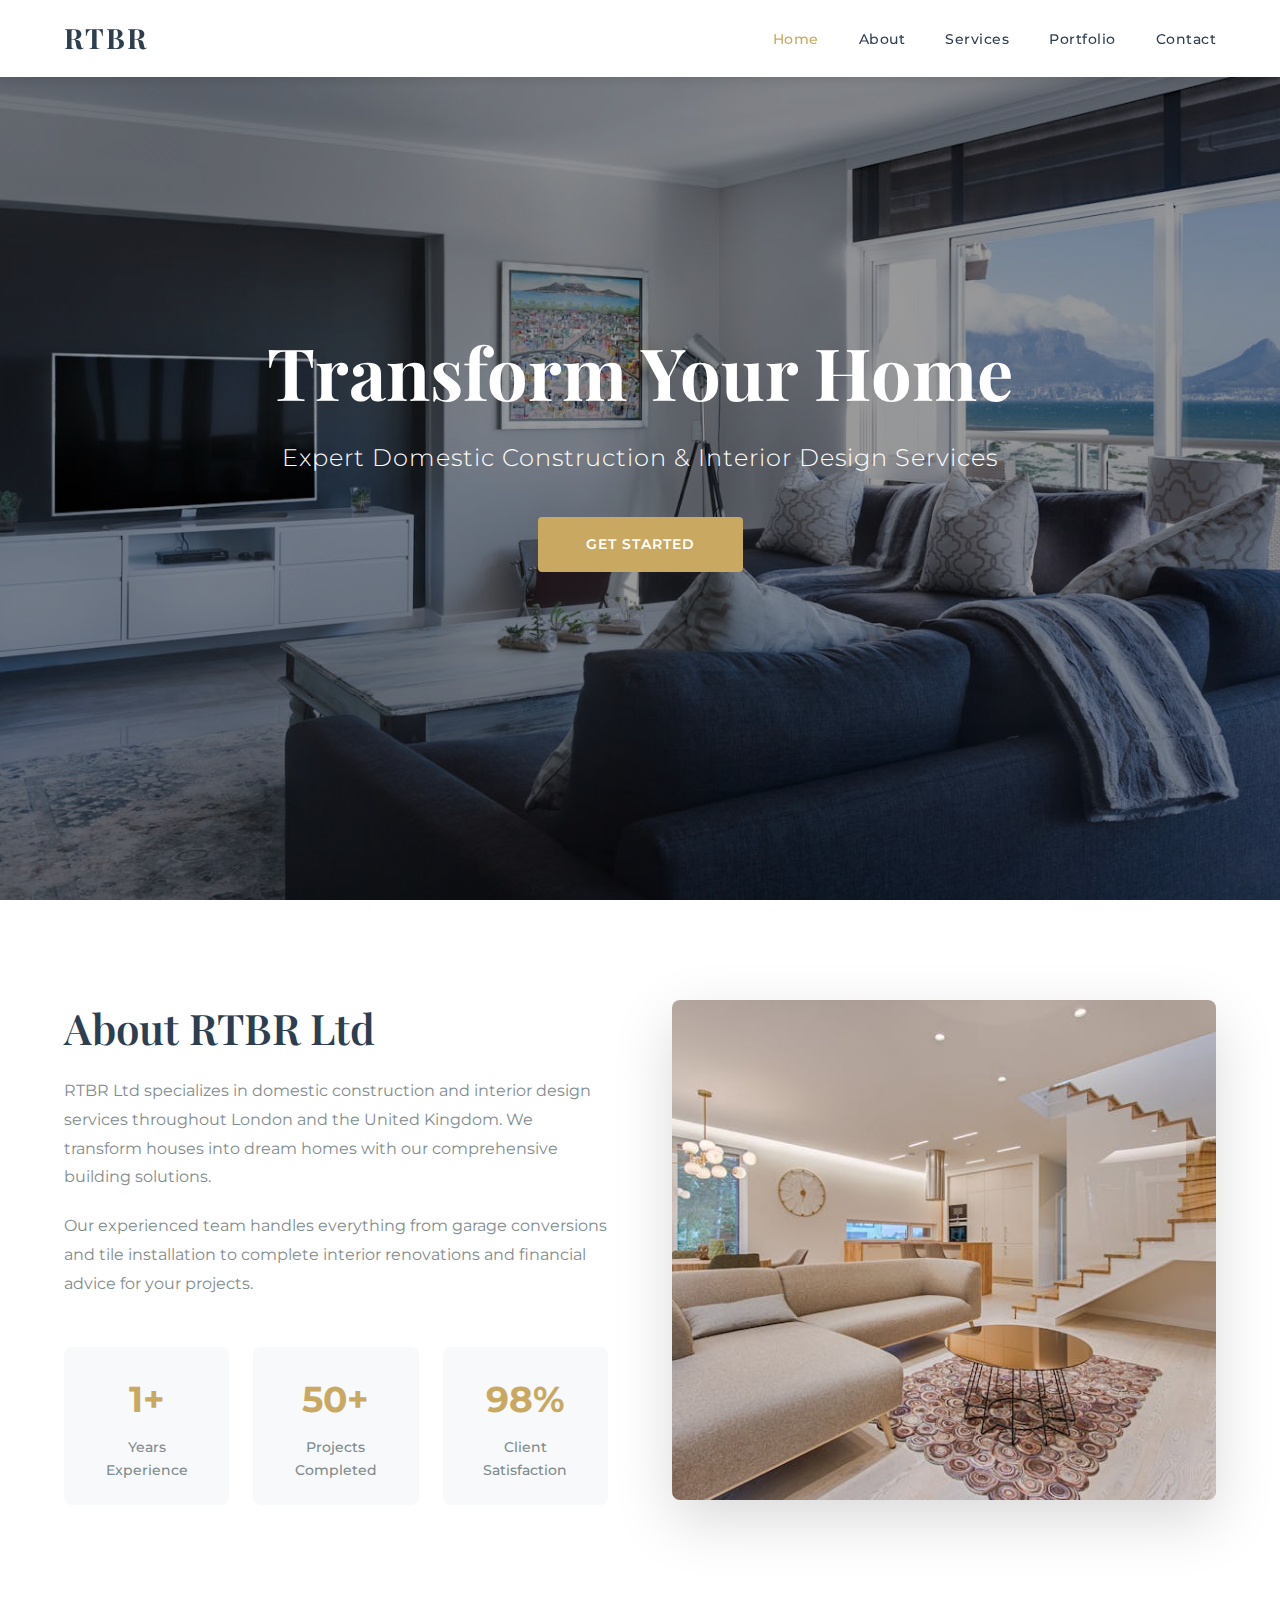
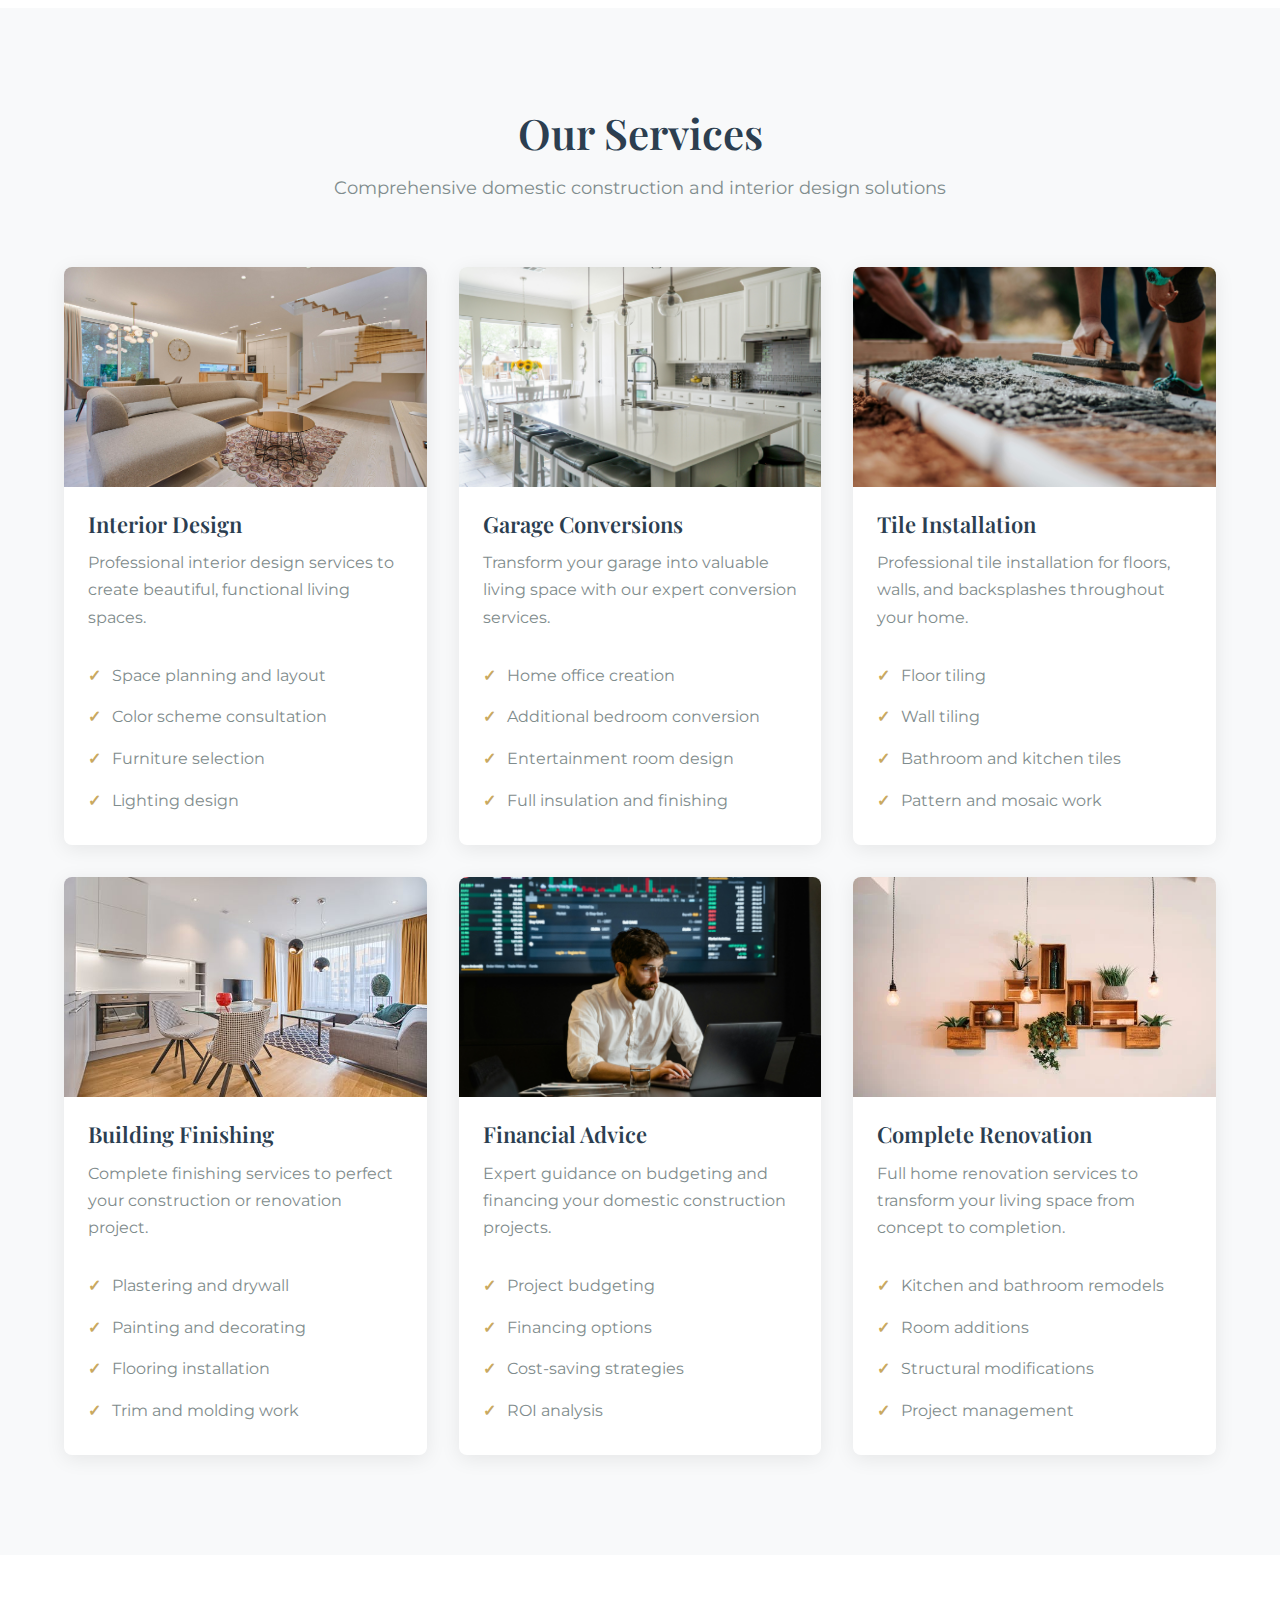
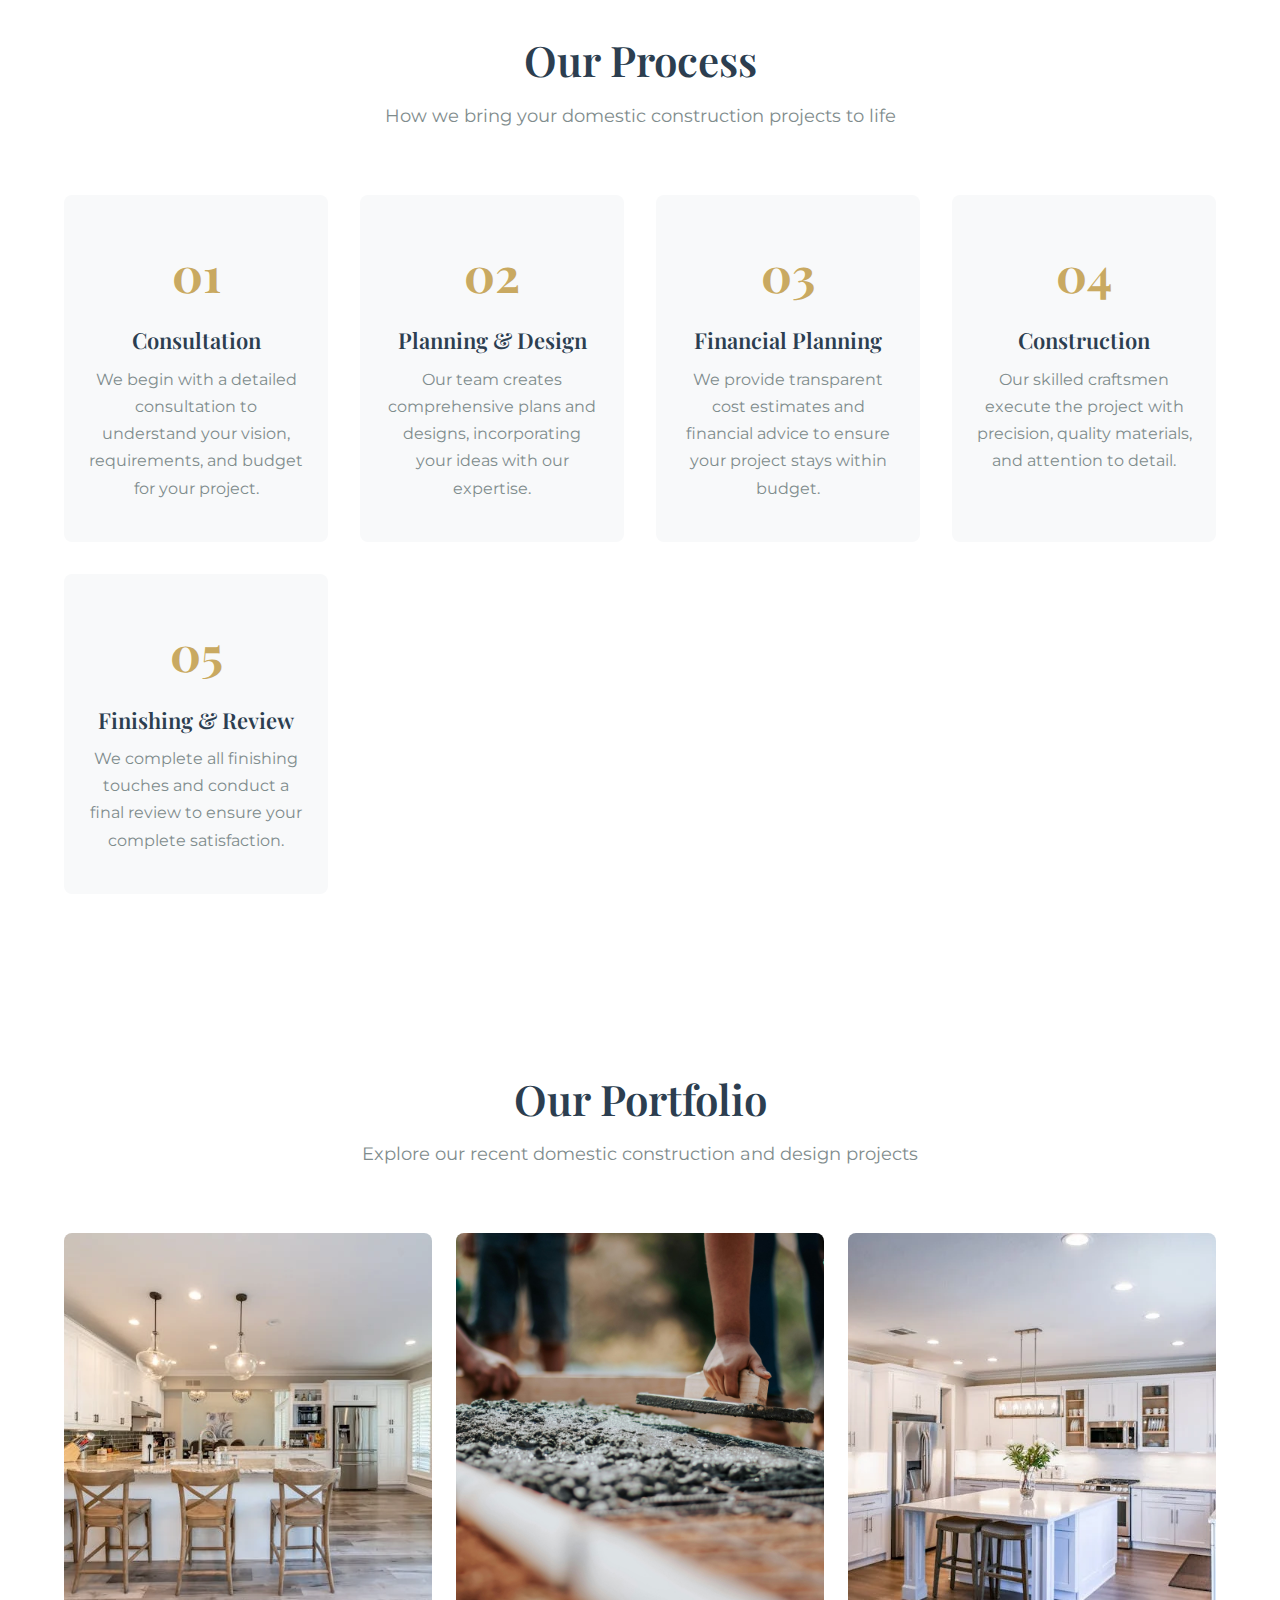
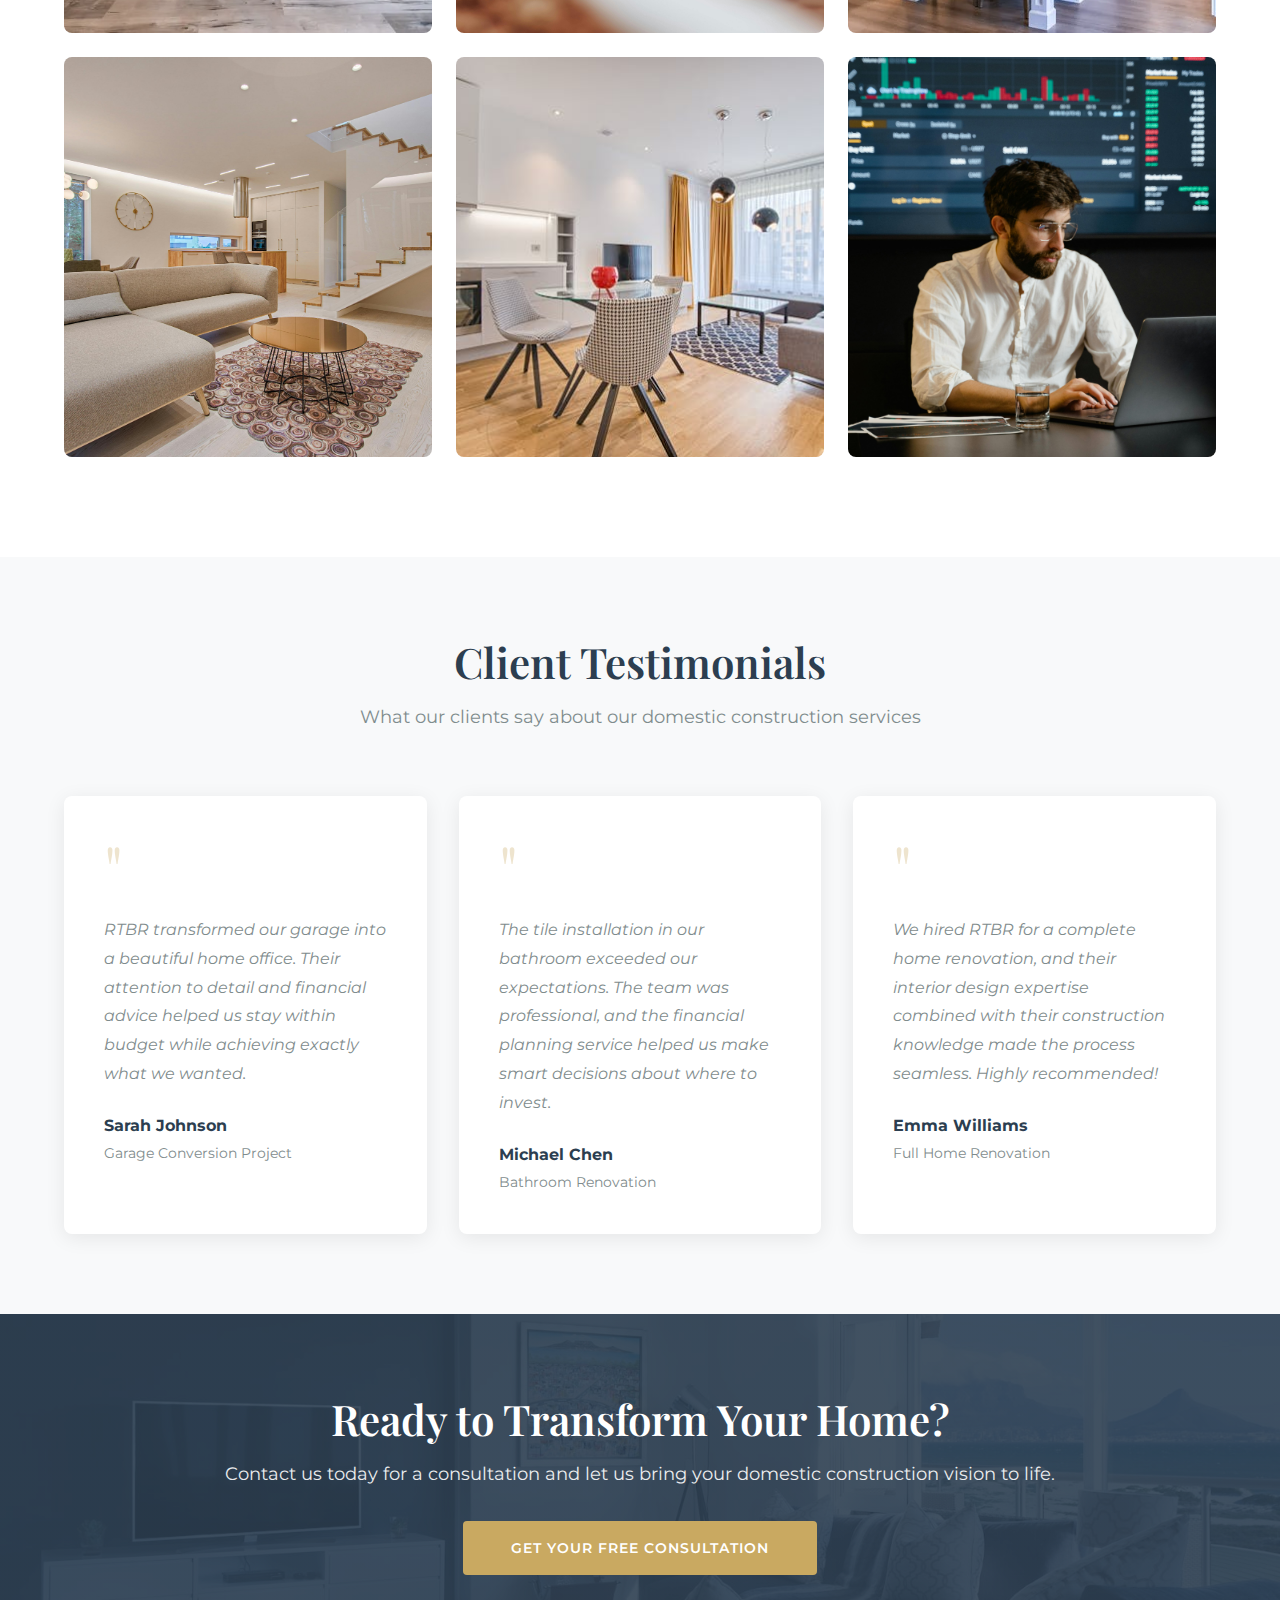
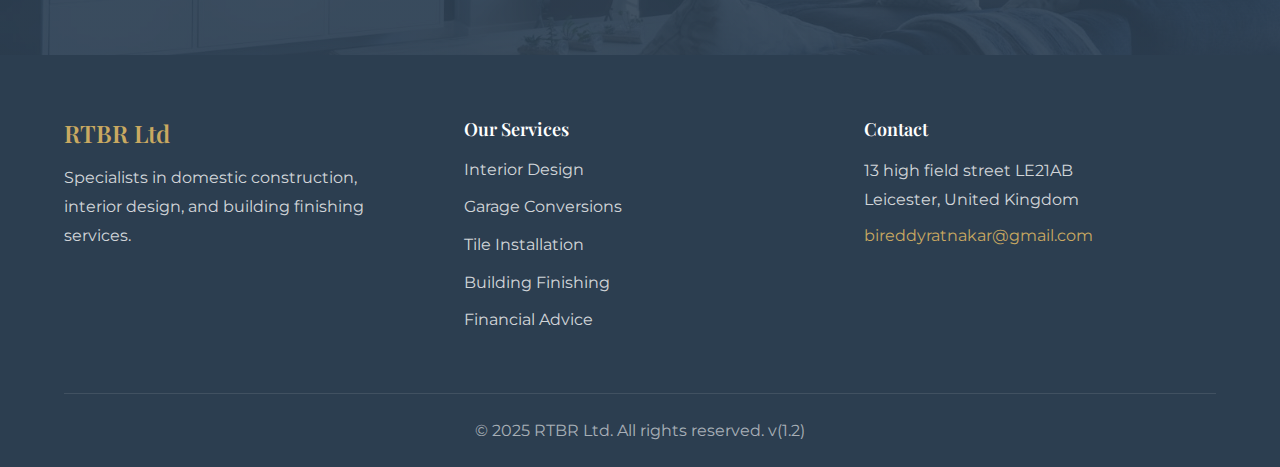
<file: index.html>
<!doctype html>
<html lang="en">

<head>
  <meta charset="UTF-8" />
  <link rel="icon" type="image/svg+xml" href="/vite.svg" />
  <meta name="viewport" content="width=device-width, initial-scale=1.0" />
  <meta name="description"
    content="RTBR Ltd - Professional Domestic Construction & Interior Design Services in London" />
  <title>RTBR Ltd - Domestic Construction & Interior Design</title>
  <link rel="preconnect" href="https://fonts.googleapis.com">
  <link rel="preconnect" href="https://fonts.gstatic.com" crossorigin>
  <link
    href="https://fonts.googleapis.com/css2?family=Playfair+Display:wght@400;600;700&family=Montserrat:wght@300;400;500;600&display=swap"
    rel="stylesheet">
  <link rel="stylesheet" href="./style.css">
</head>

<body>
  <nav id="navbar">
    <div class="nav-container">
      <div class="logo">RTBR</div>
      <button class="mobile-menu-toggle" aria-label="Toggle menu">
        <span></span>
        <span></span>
        <span></span>
      </button>
      <ul class="nav-links">
        <li class="active"><a href="/">Home</a></li>
        <li><a href="/about.html">About</a></li>
        <li><a href="/services.html">Services</a></li>
        <li><a href="/portfolio.html">Portfolio</a></li>
        <li><a href="/contact.html">Contact</a></li>
      </ul>
    </div>
  </nav>

  <section id="home" class="hero">
    <div class="hero-content">
      <h1 class="hero-title">Transform Your Home</h1>
      <p class="hero-subtitle">Expert Domestic Construction & Interior Design Services</p>
      <a href="#contact" class="cta-button">Get Started</a>
    </div>
  </section>

  <section id="about" class="about-section">
    <div class="container">
      <div class="about-content">
        <div class="about-text">
          <h2>About RTBR Ltd</h2>
          <p>RTBR Ltd specializes in domestic construction and interior design services throughout London and the
            United Kingdom. We transform houses into dream homes with our comprehensive building solutions.</p>
          <p>Our experienced team handles everything from garage conversions and tile installation to complete interior
            renovations and financial advice for your projects.</p>
          <div class="about-features">
            <div class="feature-item">
              <div class="feature-number">1+</div>
              <div class="feature-label">Years Experience</div>
            </div>
            <div class="feature-item">
              <div class="feature-number">50+</div>
              <div class="feature-label">Projects Completed</div>
            </div>
            <div class="feature-item">
              <div class="feature-number">98%</div>
              <div class="feature-label">Client Satisfaction</div>
            </div>
          </div>
        </div>
        <div class="about-image">
          <img src="./assets/about-side.jpeg" alt="Construction and Design Team" />
        </div>
      </div>
    </div>
  </section>

  <section id="services" class="services-section">
    <div class="container">
      <h2 class="section-title">Our Services</h2>
      <p class="section-subtitle">Comprehensive domestic construction and interior design solutions</p>
      <div class="services-grid">
        <div class="service-card">
          <div class="service-image">
            <img src="./assets/interior-design.jpeg" alt="Interior Design" />
          </div>
          <h3>Interior Design</h3>
          <p>Professional interior design services to create beautiful, functional living spaces.</p>
          <ul class="service-features">
            <li>Space planning and layout</li>
            <li>Color scheme consultation</li>
            <li>Furniture selection</li>
            <li>Lighting design</li>
          </ul>
        </div>
        <div class="service-card">
          <div class="service-image">
            <img src="./assets/garage-conversion.jpeg" alt="Garage Conversions" />
          </div>
          <h3>Garage Conversions</h3>
          <p>Transform your garage into valuable living space with our expert conversion services.</p>
          <ul class="service-features">
            <li>Home office creation</li>
            <li>Additional bedroom conversion</li>
            <li>Entertainment room design</li>
            <li>Full insulation and finishing</li>
          </ul>
        </div>
        <div class="service-card">
          <div class="service-image">
            <img src="./assets/tile-installation.jpeg" alt="Tile Installation" />
          </div>
          <h3>Tile Installation</h3>
          <p>Professional tile installation for floors, walls, and backsplashes throughout your home.</p>
          <ul class="service-features">
            <li>Floor tiling</li>
            <li>Wall tiling</li>
            <li>Bathroom and kitchen tiles</li>
            <li>Pattern and mosaic work</li>
          </ul>
        </div>
        <div class="service-card">
          <div class="service-image">
            <img src="./assets/custom-furniture.jpeg" alt="Building Finishing" />
          </div>
          <h3>Building Finishing</h3>
          <p>Complete finishing services to perfect your construction or renovation project.</p>
          <ul class="service-features">
            <li>Plastering and drywall</li>
            <li>Painting and decorating</li>
            <li>Flooring installation</li>
            <li>Trim and molding work</li>
          </ul>
        </div>
        <div class="service-card">
          <div class="service-image">
            <img src="./assets/finance-advice.jpeg" alt="Financial Advice" />
          </div>
          <h3>Financial Advice</h3>
          <p>Expert guidance on budgeting and financing your domestic construction projects.</p>
          <ul class="service-features">
            <li>Project budgeting</li>
            <li>Financing options</li>
            <li>Cost-saving strategies</li>
            <li>ROI analysis</li>
          </ul>
        </div>
        <div class="service-card">
          <div class="service-image">
            <img src="./assets/renovation.webp" alt="Renovation" />
          </div>
          <h3>Complete Renovation</h3>
          <p>Full home renovation services to transform your living space from concept to completion.</p>
          <ul class="service-features">
            <li>Kitchen and bathroom remodels</li>
            <li>Room additions</li>
            <li>Structural modifications</li>
            <li>Project management</li>
          </ul>
        </div>
      </div>
    </div>
  </section>

  <section class="process-section">
    <div class="container">
      <h2 class="section-title">Our Process</h2>
      <p class="section-subtitle">How we bring your domestic construction projects to life</p>
      <div class="process-grid">
        <div class="process-step">
          <div class="step-number">01</div>
          <h3>Consultation</h3>
          <p>We begin with a detailed consultation to understand your vision, requirements, and budget for your project.
          </p>
        </div>
        <div class="process-step">
          <div class="step-number">02</div>
          <h3>Planning & Design</h3>
          <p>Our team creates comprehensive plans and designs, incorporating your ideas with our expertise.</p>
        </div>
        <div class="process-step">
          <div class="step-number">03</div>
          <h3>Financial Planning</h3>
          <p>We provide transparent cost estimates and financial advice to ensure your project stays within budget.</p>
        </div>
        <div class="process-step">
          <div class="step-number">04</div>
          <h3>Construction</h3>
          <p>Our skilled craftsmen execute the project with precision, quality materials, and attention to detail.</p>
        </div>
        <div class="process-step">
          <div class="step-number">05</div>
          <h3>Finishing & Review</h3>
          <p>We complete all finishing touches and conduct a final review to ensure your complete satisfaction.</p>
        </div>
      </div>
    </div>
  </section>

  <section id="portfolio" class="portfolio-section">
    <div class="container">
      <h2 class="section-title">Our Portfolio</h2>
      <p class="section-subtitle">Explore our recent domestic construction and design projects</p>
      <div class="portfolio-grid">
        <div class="portfolio-item">
          <img src="./assets/luxury-bedroom.webp" alt="Garage Conversion" />
          <div class="portfolio-overlay">
            <h3>Garage to Home Office</h3>
            <p>Complete garage conversion with custom storage</p>
          </div>
        </div>
        <div class="portfolio-item">
          <img src="./assets/tile-installation.jpeg" alt="Tile Installation" />
          <div class="portfolio-overlay">
            <h3>Bathroom Tile Installation</h3>
            <p>Patterned tile work in master bathroom</p>
          </div>
        </div>
        <div class="portfolio-item">
          <img src="./assets/eligent-dining-room.webp" alt="Kitchen Renovation" />
          <div class="portfolio-overlay">
            <h3>Complete Kitchen Renovation</h3>
            <p>Modern kitchen with custom cabinetry</p>
          </div>
        </div>
        <div class="portfolio-item">
          <img src="./assets/leaving-room.jpeg" alt="Interior Design" />
          <div class="portfolio-overlay">
            <h3>Living Room Makeover</h3>
            <p>Contemporary design with custom furniture</p>
          </div>
        </div>
        <div class="portfolio-item">
          <img src="./assets/custom-furniture.jpeg" alt="Building Finishing" />
          <div class="portfolio-overlay">
            <h3>Home Extension Finishing</h3>
            <p>Complete interior finishing for new extension</p>
          </div>
        </div>
        <div class="portfolio-item">
          <img src="./assets/finance-advice.jpeg" alt="Financial Planning" />
          <div class="portfolio-overlay">
            <h3>Budget Renovation Project</h3>
            <p>Cost-effective transformation with financial guidance</p>
          </div>
        </div>
      </div>
    </div>
  </section>

  <section class="testimonials-section">
    <div class="container">
      <h2 class="section-title">Client Testimonials</h2>
      <p class="section-subtitle">What our clients say about our domestic construction services</p>
      <div class="testimonials-grid">
        <div class="testimonial-card">
          <div class="quote-icon">"</div>
          <p>RTBR transformed our garage into a beautiful home office. Their attention to detail and financial advice
            helped us stay within budget while achieving exactly what we wanted.</p>
          <div class="testimonial-author">
            <strong>Sarah Johnson</strong>
            <span>Garage Conversion Project</span>
          </div>
        </div>
        <div class="testimonial-card">
          <div class="quote-icon">"</div>
          <p>The tile installation in our bathroom exceeded our expectations. The team was professional, and the
            financial planning service helped us make smart decisions about where to invest.</p>
          <div class="testimonial-author">
            <strong>Michael Chen</strong>
            <span>Bathroom Renovation</span>
          </div>
        </div>
        <div class="testimonial-card">
          <div class="quote-icon">"</div>
          <p>We hired RTBR for a complete home renovation, and their interior design expertise combined with their
            construction knowledge made the process seamless. Highly recommended!</p>
          <div class="testimonial-author">
            <strong>Emma Williams</strong>
            <span>Full Home Renovation</span>
          </div>
        </div>
      </div>
    </div>
  </section>

  <section class="cta-section">
    <div class="container">
      <h2>Ready to Transform Your Home?</h2>
      <p>Contact us today for a consultation and let us bring your domestic construction vision to life.</p>
      <a href="/contact.html" class="cta-button">Get Your Free Consultation</a>
    </div>
  </section>

  <footer class="footer">
    <div class="container">
      <div class="footer-content">
        <div class="footer-section">
          <h3>RTBR Ltd</h3>
          <p>Specialists in domestic construction, interior design, and building finishing services.</p>
        </div>
        <div class="footer-section">
          <h4>Our Services</h4>
          <ul>
            <li><a href="/services.html">Interior Design</a></li>
            <li><a href="/services.html">Garage Conversions</a></li>
            <li><a href="/services.html">Tile Installation</a></li>
            <li><a href="/services.html">Building Finishing</a></li>
            <li><a href="/services.html">Financial Advice</a></li>
          </ul>
        </div>
        <div class="footer-section">
          <h4>Contact</h4>
          <p>13 high field street LE21AB<br>Leicester, United Kingdom</p>
          <p><a href="mailto:bireddyratnakar@gmail.com">bireddyratnakar@gmail.com</a></p>
        </div>
      </div>
      <div class="footer-bottom">
        <p>&copy; 2025 RTBR Ltd. All rights reserved. v(1.2)</p>
      </div>
    </div>
  </footer>

  <script type="module" src="./main.js"></script>
</body>

</html>
</file>
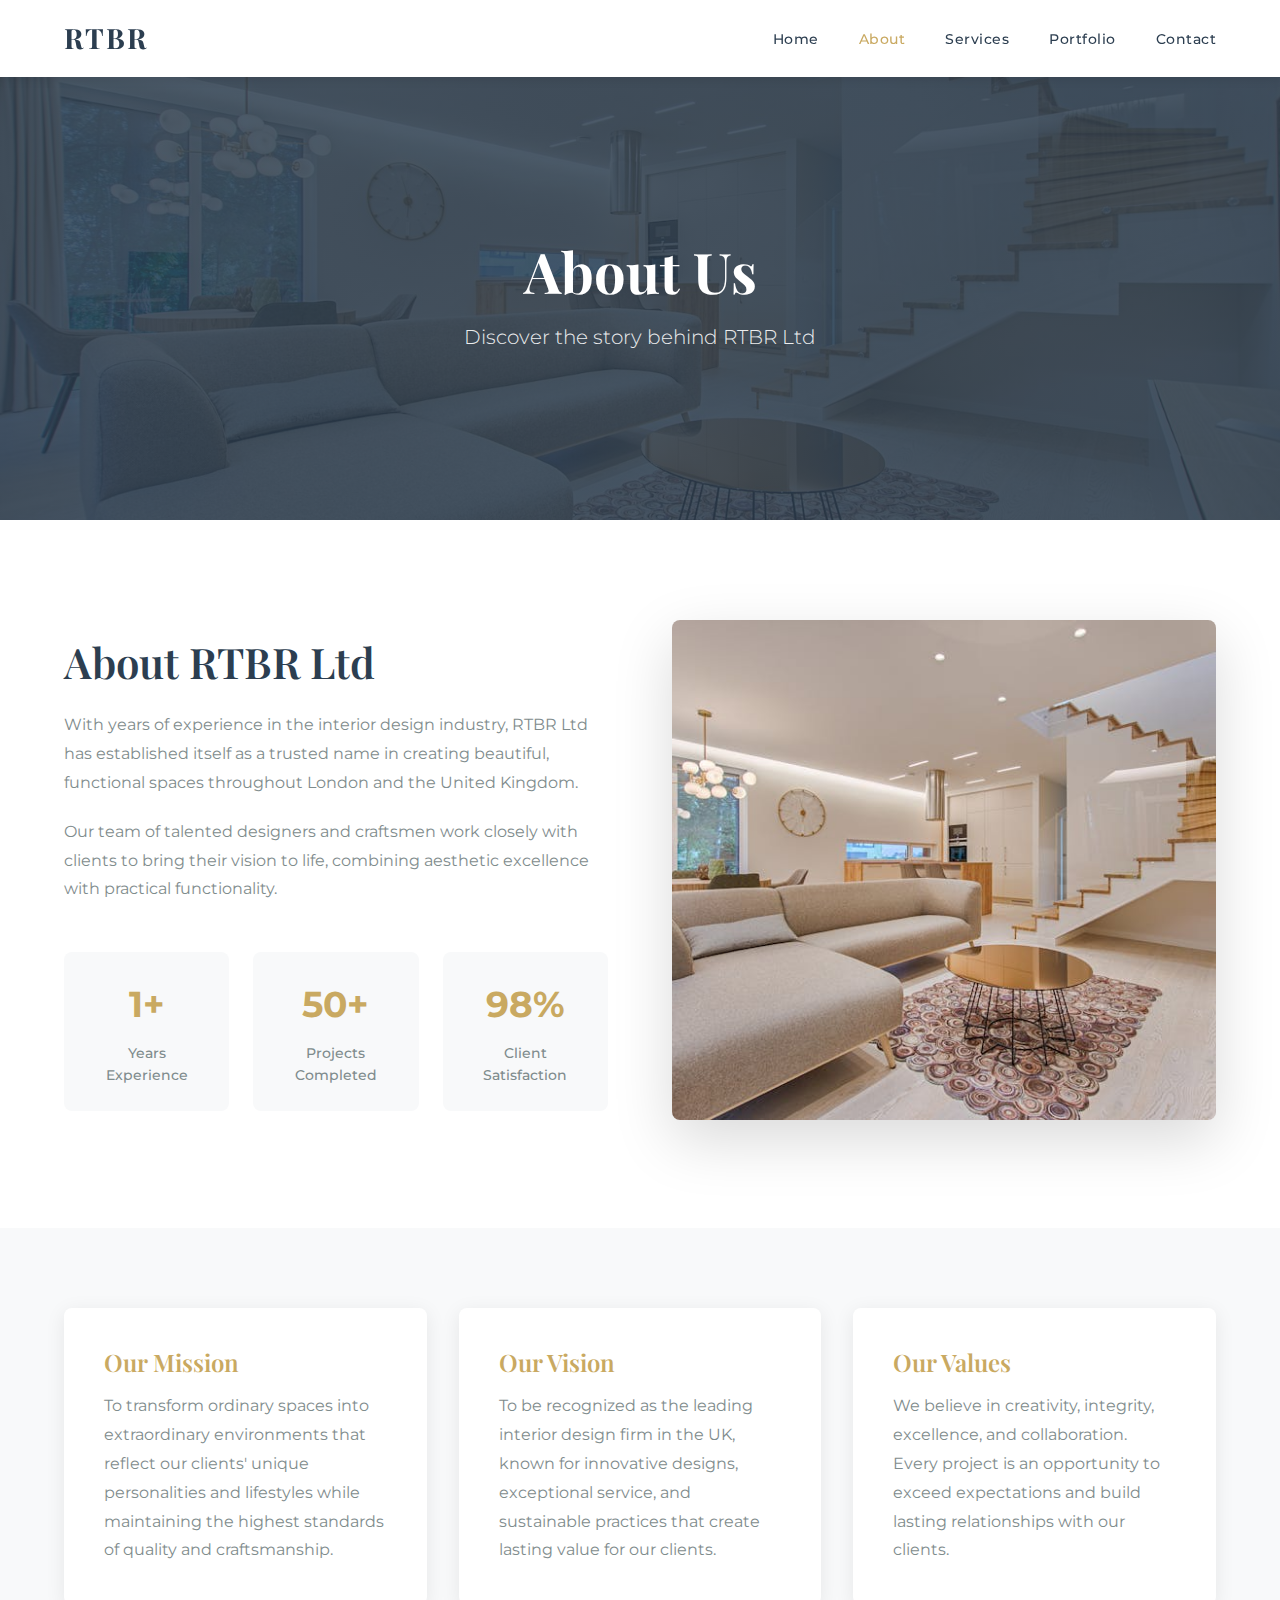
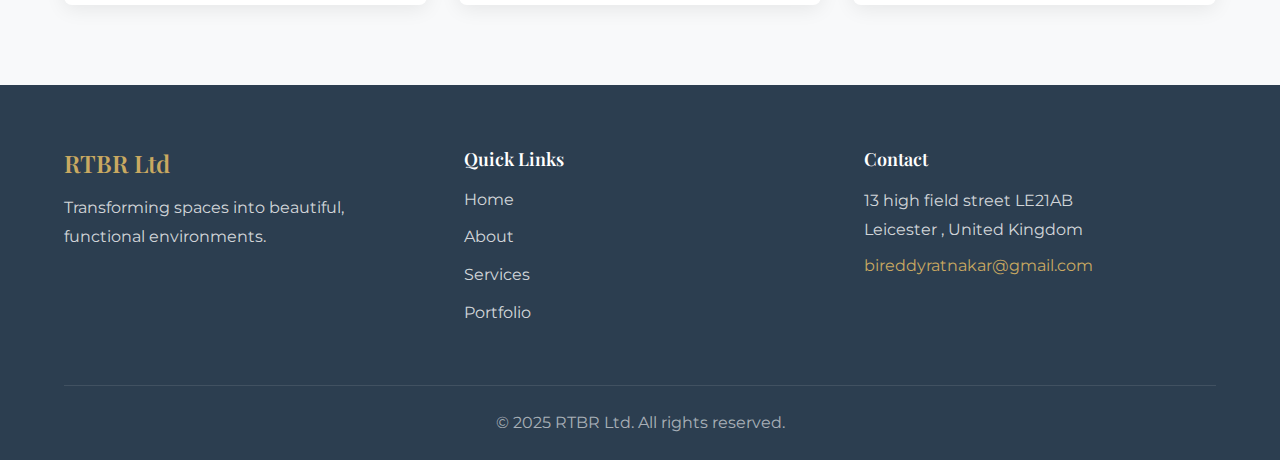
<file: about.html>
<!doctype html>
<html lang="en">
  <head>
    <meta charset="UTF-8" />
    <link rel="icon" type="image/svg+xml" href="/vite.svg" />
    <meta name="viewport" content="width=device-width, initial-scale=1.0" />
    <meta name="description" content="About RTBR Ltd - Professional Interior Design Services in London" />
    <title>About Us - RTBR Ltd</title>
    <link rel="preconnect" href="https://fonts.googleapis.com">
    <link rel="preconnect" href="https://fonts.gstatic.com" crossorigin>
    <link href="https://fonts.googleapis.com/css2?family=Playfair+Display:wght@400;600;700&family=Montserrat:wght@300;400;500;600&display=swap" rel="stylesheet">
    <link rel="stylesheet" href="./style.css">
  </head>
  <body>
    <nav id="navbar">
      <div class="nav-container">
        <div class="logo">RTBR</div>
        <button class="mobile-menu-toggle" aria-label="Toggle menu">
          <span></span>
          <span></span>
          <span></span>
        </button>
        <ul class="nav-links">
          <li><a href="/">Home</a></li>
          <li class="active"><a href="/about.html">About</a></li>
          <li><a href="/services.html">Services</a></li>
          <li><a href="/portfolio.html">Portfolio</a></li>
          <li><a href="/contact.html">Contact</a></li>
        </ul>
      </div>
    </nav>

    <section class="page-header">
      <div class="header-content">
        <h1>About Us</h1>
        <p>Discover the story behind RTBR Ltd</p>
      </div>
    </section>

    <section class="about-section">
      <div class="container">
        <div class="about-content">
          <div class="about-text">
            <h2>About RTBR Ltd</h2>
            <p>With years of experience in the interior design industry, RTBR Ltd has established itself as a trusted name in creating beautiful, functional spaces throughout London and the United Kingdom.</p>
            <p>Our team of talented designers and craftsmen work closely with clients to bring their vision to life, combining aesthetic excellence with practical functionality.</p>
            <div class="about-features">
              <div class="feature-item">
                <div class="feature-number">1+</div>
                <div class="feature-label">Years Experience</div>
              </div>
              <div class="feature-item">
                <div class="feature-number">50+</div>
                <div class="feature-label">Projects Completed</div>
              </div>
              <div class="feature-item">
                <div class="feature-number">98%</div>
                <div class="feature-label">Client Satisfaction</div>
              </div>
            </div>
          </div>
          <div class="about-image">
            <img src="./assets/about-side.jpeg" alt="Interior Design Team" />
          </div>
        </div>
      </div>
    </section>

    <section class="mission-section">
      <div class="container">
        <div class="mission-grid">
          <div class="mission-item">
            <h3>Our Mission</h3>
            <p>To transform ordinary spaces into extraordinary environments that reflect our clients' unique personalities and lifestyles while maintaining the highest standards of quality and craftsmanship.</p>
          </div>
          <div class="mission-item">
            <h3>Our Vision</h3>
            <p>To be recognized as the leading interior design firm in the UK, known for innovative designs, exceptional service, and sustainable practices that create lasting value for our clients.</p>
          </div>
          <div class="mission-item">
            <h3>Our Values</h3>
            <p>We believe in creativity, integrity, excellence, and collaboration. Every project is an opportunity to exceed expectations and build lasting relationships with our clients.</p>
          </div>
        </div>
      </div>
    </section>

    <!-- <section class="team-section">
      <div class="container">
        <h2 class="section-title">Our Team</h2>
        <p class="section-subtitle">Meet the talented professionals behind our success</p>
        <div class="team-grid">
          <div class="team-member">
            <div class="member-image">
              <img src="https://images.pexels.com/photos/3778966/pexels-photo-3778966.jpeg?auto=compress&cs=tinysrgb&w=600" alt="Team Member" />
            </div>
            <h3>Sarah Johnson</h3>
            <p class="member-role">Lead Designer</p>
            <p>15 years of experience in residential and commercial interior design.</p>
          </div>
          <div class="team-member">
            <div class="member-image">
              <img src="https://images.pexels.com/photos/3777943/pexels-photo-3777943.jpeg?auto=compress&cs=tinysrgb&w=600" alt="Team Member" />
            </div>
            <h3>Michael Chen</h3>
            <p class="member-role">Project Manager</p>
            <p>Expert in delivering complex projects on time and within budget.</p>
          </div>
          <div class="team-member">
            <div class="member-image">
              <img src="https://images.pexels.com/photos/3785079/pexels-photo-3785079.jpeg?auto=compress&cs=tinysrgb&w=600" alt="Team Member" />
            </div>
            <h3>Emma Williams</h3>
            <p class="member-role">Senior Designer</p>
            <p>Specializes in contemporary and minimalist design aesthetics.</p>
          </div>
          <div class="team-member">
            <div class="member-image">
              <img src="https://images.pexels.com/photos/3763188/pexels-photo-3763188.jpeg?auto=compress&cs=tinysrgb&w=600" alt="Team Member" />
            </div>
            <h3>David Kumar</h3>
            <p class="member-role">Design Consultant</p>
            <p>Passionate about sustainable and eco-friendly design solutions.</p>
          </div>
        </div>
      </div>
    </section> -->

    <footer class="footer">
      <div class="container">
        <div class="footer-content">
          <div class="footer-section">
            <h3>RTBR Ltd</h3>
            <p>Transforming spaces into beautiful, functional environments.</p>
          </div>
          <div class="footer-section">
            <h4>Quick Links</h4>
            <ul>
              <li><a href="/">Home</a></li>
              <li><a href="/about.html">About</a></li>
              <li><a href="/services.html">Services</a></li>
              <li><a href="/portfolio.html">Portfolio</a></li>
            </ul>
          </div>
          <div class="footer-section">
            <h4>Contact</h4>
            <p>13 high field street LE21AB<br>Leicester , United Kingdom</p>
            <p><a href="mailto:bireddyratnakar@gmail.com">bireddyratnakar@gmail.com</a></p>
          </div>
        </div>
        <div class="footer-bottom">
          <p>&copy; 2025 RTBR Ltd. All rights reserved.</p>
        </div>
      </div>
    </footer>

    <script type="module" src="/main.js"></script>
  </body>
</html>
</file>
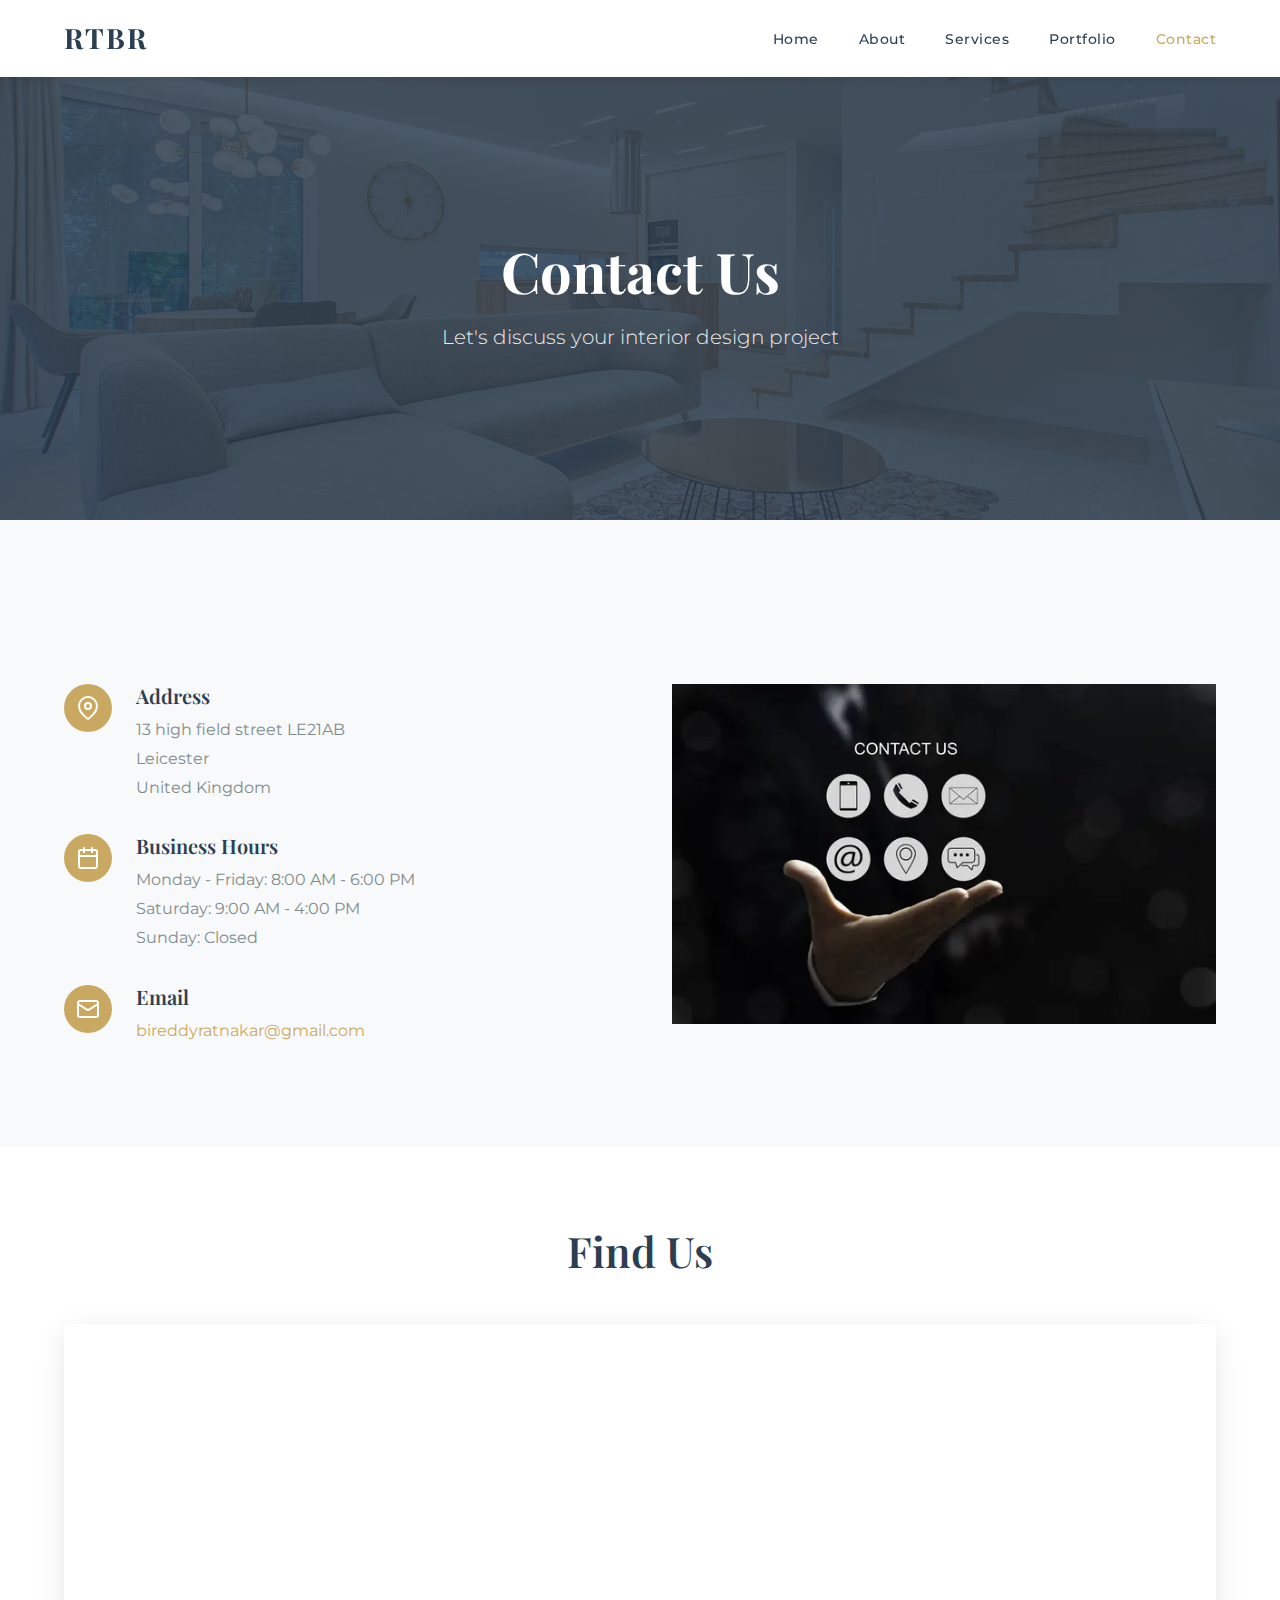
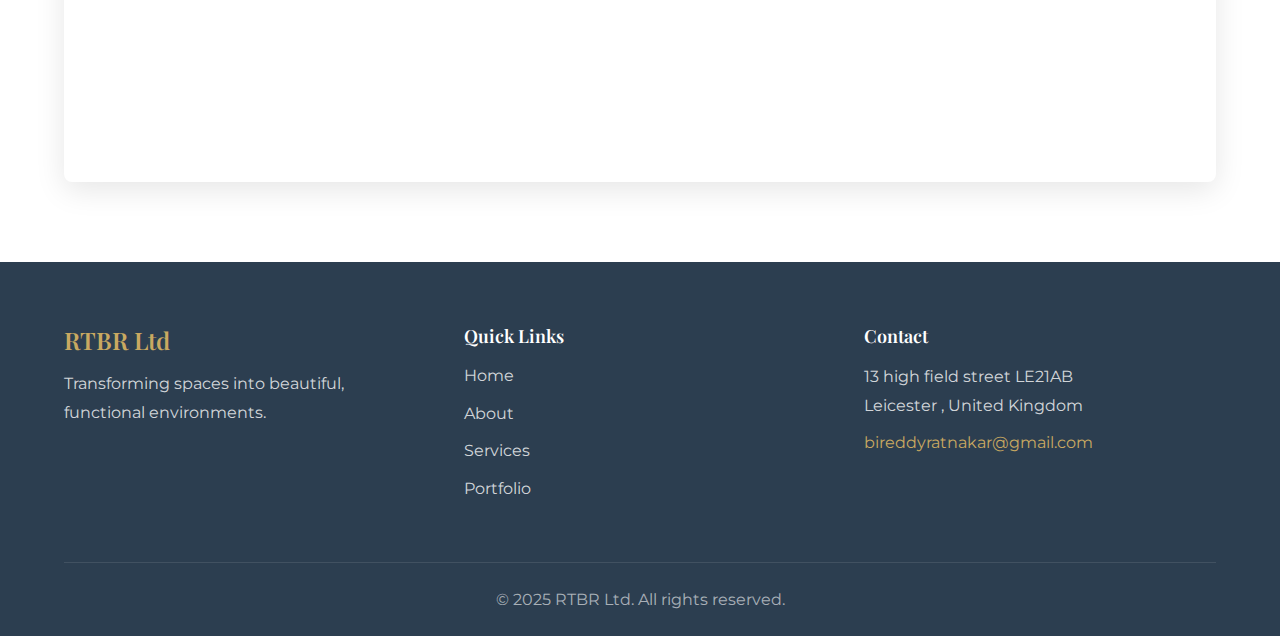
<file: contact.html>
<!doctype html>
<html lang="en">

<head>
  <meta charset="UTF-8" />
  <link rel="icon" type="image/svg+xml" href="/vite.svg" />
  <meta name="viewport" content="width=device-width, initial-scale=1.0" />
  <meta name="description" content="Contact RTBR Ltd - Interior Design Services in London" />
  <title>Contact Us - RTBR Ltd</title>
  <link rel="preconnect" href="https://fonts.googleapis.com">
  <link rel="preconnect" href="https://fonts.gstatic.com" crossorigin>
  <link
    href="https://fonts.googleapis.com/css2?family=Playfair+Display:wght@400;600;700&family=Montserrat:wght@300;400;500;600&display=swap"
    rel="stylesheet">
  <link rel="stylesheet" href="./style.css">
</head>

<body>
  <nav id="navbar">
    <div class="nav-container">
      <div class="logo">RTBR</div>
      <button class="mobile-menu-toggle" aria-label="Toggle menu">
        <span></span>
        <span></span>
        <span></span>
      </button>
      <ul class="nav-links">
        <li><a href="/">Home</a></li>
        <li><a href="/about.html">About</a></li>
        <li><a href="/services.html">Services</a></li>
        <li><a href="/portfolio.html">Portfolio</a></li>
        <li class="active"><a href="/contact.html">Contact</a></li>
      </ul>
    </div>
  </nav>

  <section class="page-header">
    <div class="header-content">
      <h1>Contact Us</h1>
      <p>Let's discuss your interior design project</p>
    </div>
  </section>

  <section class="contact-section">
    <div class="container">
      <div class="contact-content">
        <div class="contact-info">
          <div class="info-item">
            <div class="info-icon">
              <svg xmlns="http://www.w3.org/2000/svg" viewBox="0 0 24 24" fill="none" stroke="currentColor"
                stroke-width="2" stroke-linecap="round" stroke-linejoin="round">
                <path d="M21 10c0 7-9 13-9 13s-9-6-9-13a9 9 0 0 1 18 0z"></path>
                <circle cx="12" cy="10" r="3"></circle>
              </svg>
            </div>
            <div>
              <h3>Address</h3>
              <p>13 high field street LE21AB<br>Leicester <br>United Kingdom</p>
            </div>
          </div>
          <div class="info-item">
            <div class="info-icon">
              <svg xmlns="http://www.w3.org/2000/svg" viewBox="0 0 24 24" fill="none" stroke="currentColor"
                stroke-width="2" stroke-linecap="round" stroke-linejoin="round">
                <rect x="3" y="4" width="18" height="18" rx="2" ry="2"></rect>
                <line x1="16" y1="2" x2="16" y2="6"></line>
                <line x1="8" y1="2" x2="8" y2="6"></line>
                <line x1="3" y1="10" x2="21" y2="10"></line>
              </svg>
            </div>
            <div>
              <h3>Business Hours</h3>
              <p>Monday - Friday: 8:00 AM - 6:00 PM<br>Saturday: 9:00 AM - 4:00 PM<br>Sunday: Closed</p>
            </div>
          </div>
          <div class="info-item">
            <div class="info-icon">
              <svg xmlns="http://www.w3.org/2000/svg" viewBox="0 0 24 24" fill="none" stroke="currentColor"
                stroke-width="2" stroke-linecap="round" stroke-linejoin="round">
                <rect x="2" y="4" width="20" height="16" rx="2"></rect>
                <path d="m22 7-8.97 5.7a1.94 1.94 0 0 1-2.06 0L2 7"></path>
              </svg>
            </div>
            <div>
              <h3>Email</h3>
              <p><a href="mailto:bireddyratnakar@gmail.com">bireddyratnakar@gmail.com</a></p>
            </div>
          </div>
        </div>
        <!-- <form class="contact-form" id="contactForm">
            <h2>Send Us a Message</h2>
            <div class="form-group">
              <input type="text" id="name" name="name" placeholder="Your Name" required />
            </div>
            <div class="form-group">
              <input type="email" id="email" name="email" placeholder="Your Email" required />
            </div>
            <div class="form-group">
              <input type="tel" id="phone" name="phone" placeholder="Phone Number" />
            </div>
            <div class="form-group">
              <select id="service" name="service" required>
                <option value="">Select Service</option>
                <option value="residential">Residential Design</option>
                <option value="commercial">Commercial Spaces</option>
                <option value="space-planning">Space Planning</option>
                <option value="renovation">Renovation</option>
                <option value="custom-furniture">Custom Furniture</option>
                <option value="color-consultation">Color Consultation</option>
                <option value="other">Other</option>
              </select>
            </div>
            <div class="form-group">
              <textarea id="message" name="message" rows="5" placeholder="Tell us about your project" required></textarea>
            </div>
            <button type="submit" class="submit-button">Send Message</button>
          </form> -->
        <img src="./assets/contact-side.jpg" width="100%" alt="">
      </div>
    </div>
  </section>

  <section class="map-section">
    <div class="container">
      <h2 class="section-title">Find Us</h2>
      <div class="map-container">
        <iframe
          src="https://www.google.com/maps/embed?pb=!1m18!1m12!1m3!1d2419.207249286549!2d-1.1347229230482218!3d52.63877107201855!2m3!1f0!2f0!3f0!3m2!1i1024!2i768!4f13.1!3m3!1m2!1s0x4879db5c5b4a85c5%3A0x3b1c6d3e3b3b3b3b!2s13%20High%20Field%20St%2C%20Leicester%20LE2%201AB%2C%20UK!5e0!3m2!1sen!2suk!4v1698765432101"
          width="100%" height="450" style="border:0; border-radius: 8px;" allowfullscreen="" loading="lazy"
          referrerpolicy="no-referrer-when-downgrade">
        </iframe>
      </div>
    </div>
  </section>

  <footer class="footer">
    <div class="container">
      <div class="footer-content">
        <div class="footer-section">
          <h3>RTBR Ltd</h3>
          <p>Transforming spaces into beautiful, functional environments.</p>
        </div>
        <div class="footer-section">
          <h4>Quick Links</h4>
          <ul>
            <li><a href="/">Home</a></li>
            <li><a href="/about.html">About</a></li>
            <li><a href="/services.html">Services</a></li>
            <li><a href="/portfolio.html">Portfolio</a></li>
          </ul>
        </div>
        <div class="footer-section">
          <h4>Contact</h4>
          <p>13 high field street LE21AB<br>Leicester , United Kingdom</p>
          <p><a href="mailto:bireddyratnakar@gmail.com">bireddyratnakar@gmail.com</a></p>
        </div>
      </div>
      <div class="footer-bottom">
        <p>&copy; 2025 RTBR Ltd. All rights reserved.</p>
      </div>
    </div>
  </footer>

  <script type="module" src="/main.js"></script>
</body>

</html>
</file>
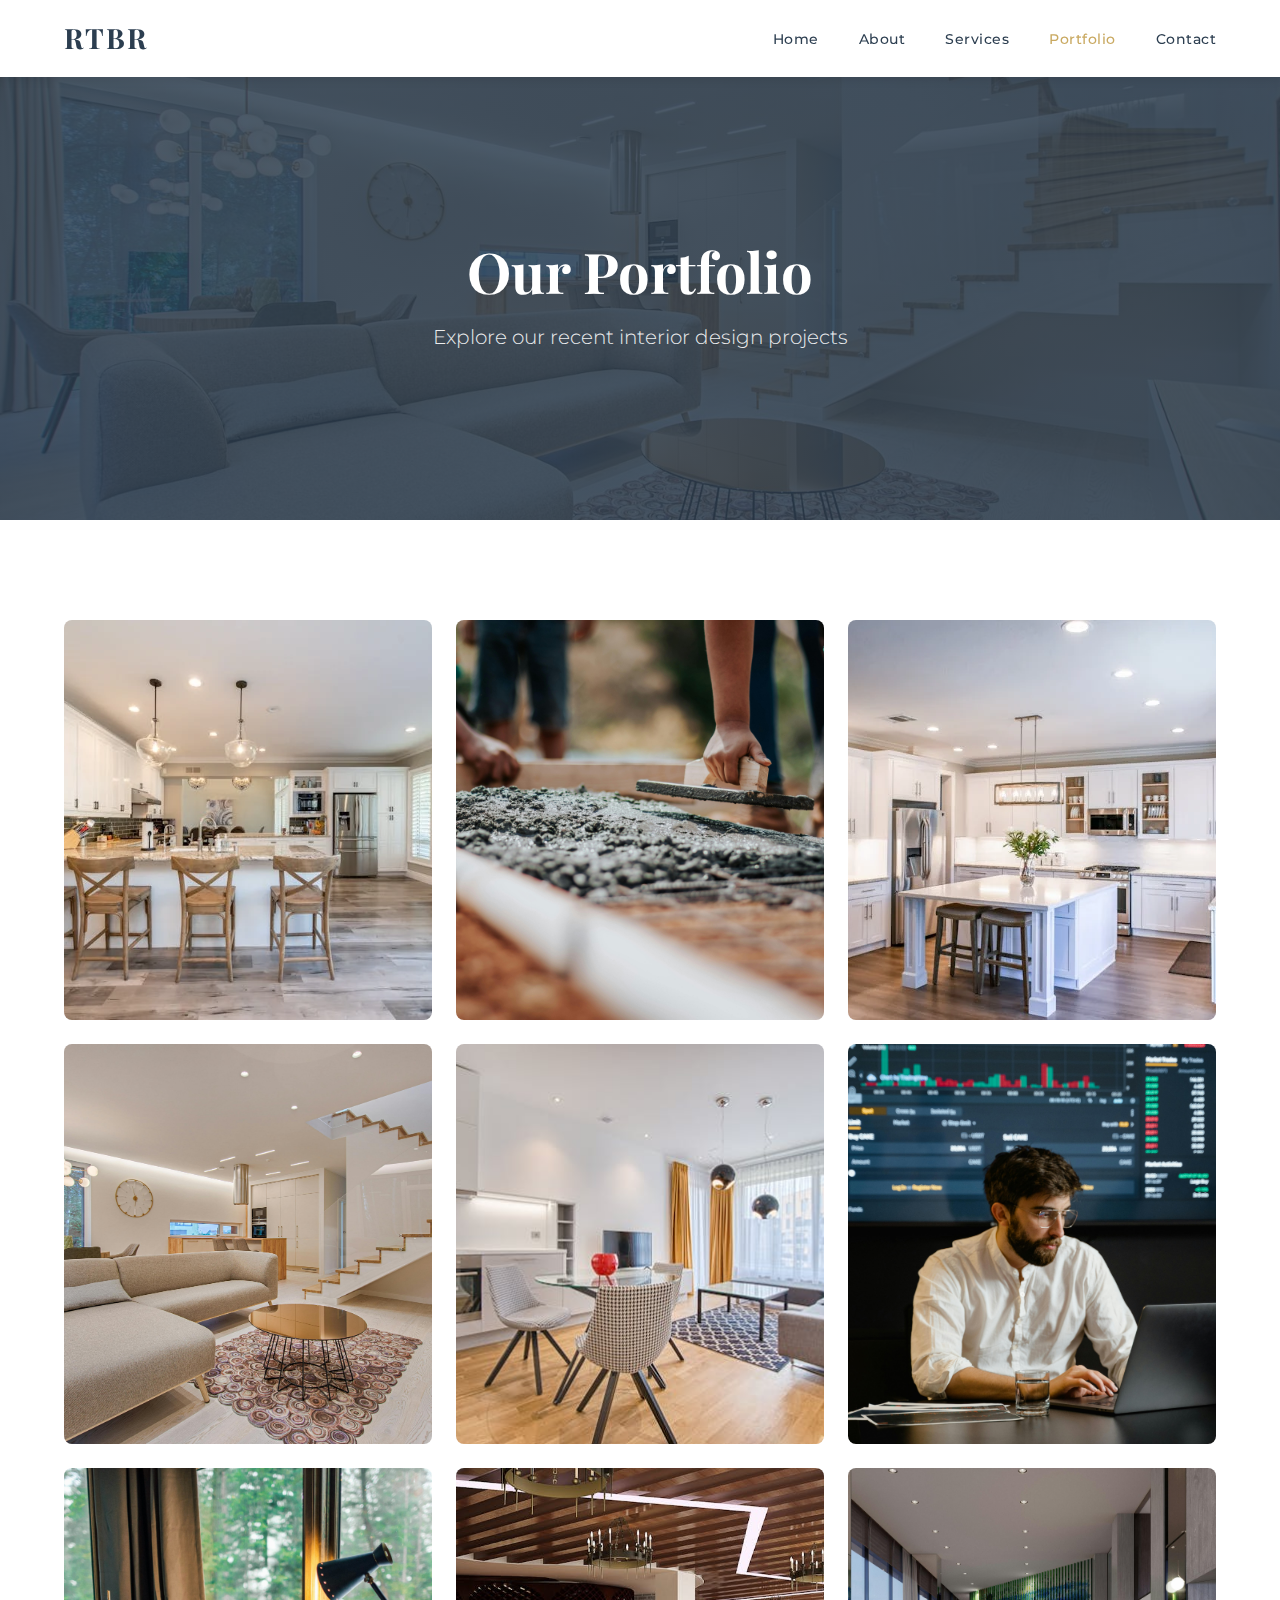
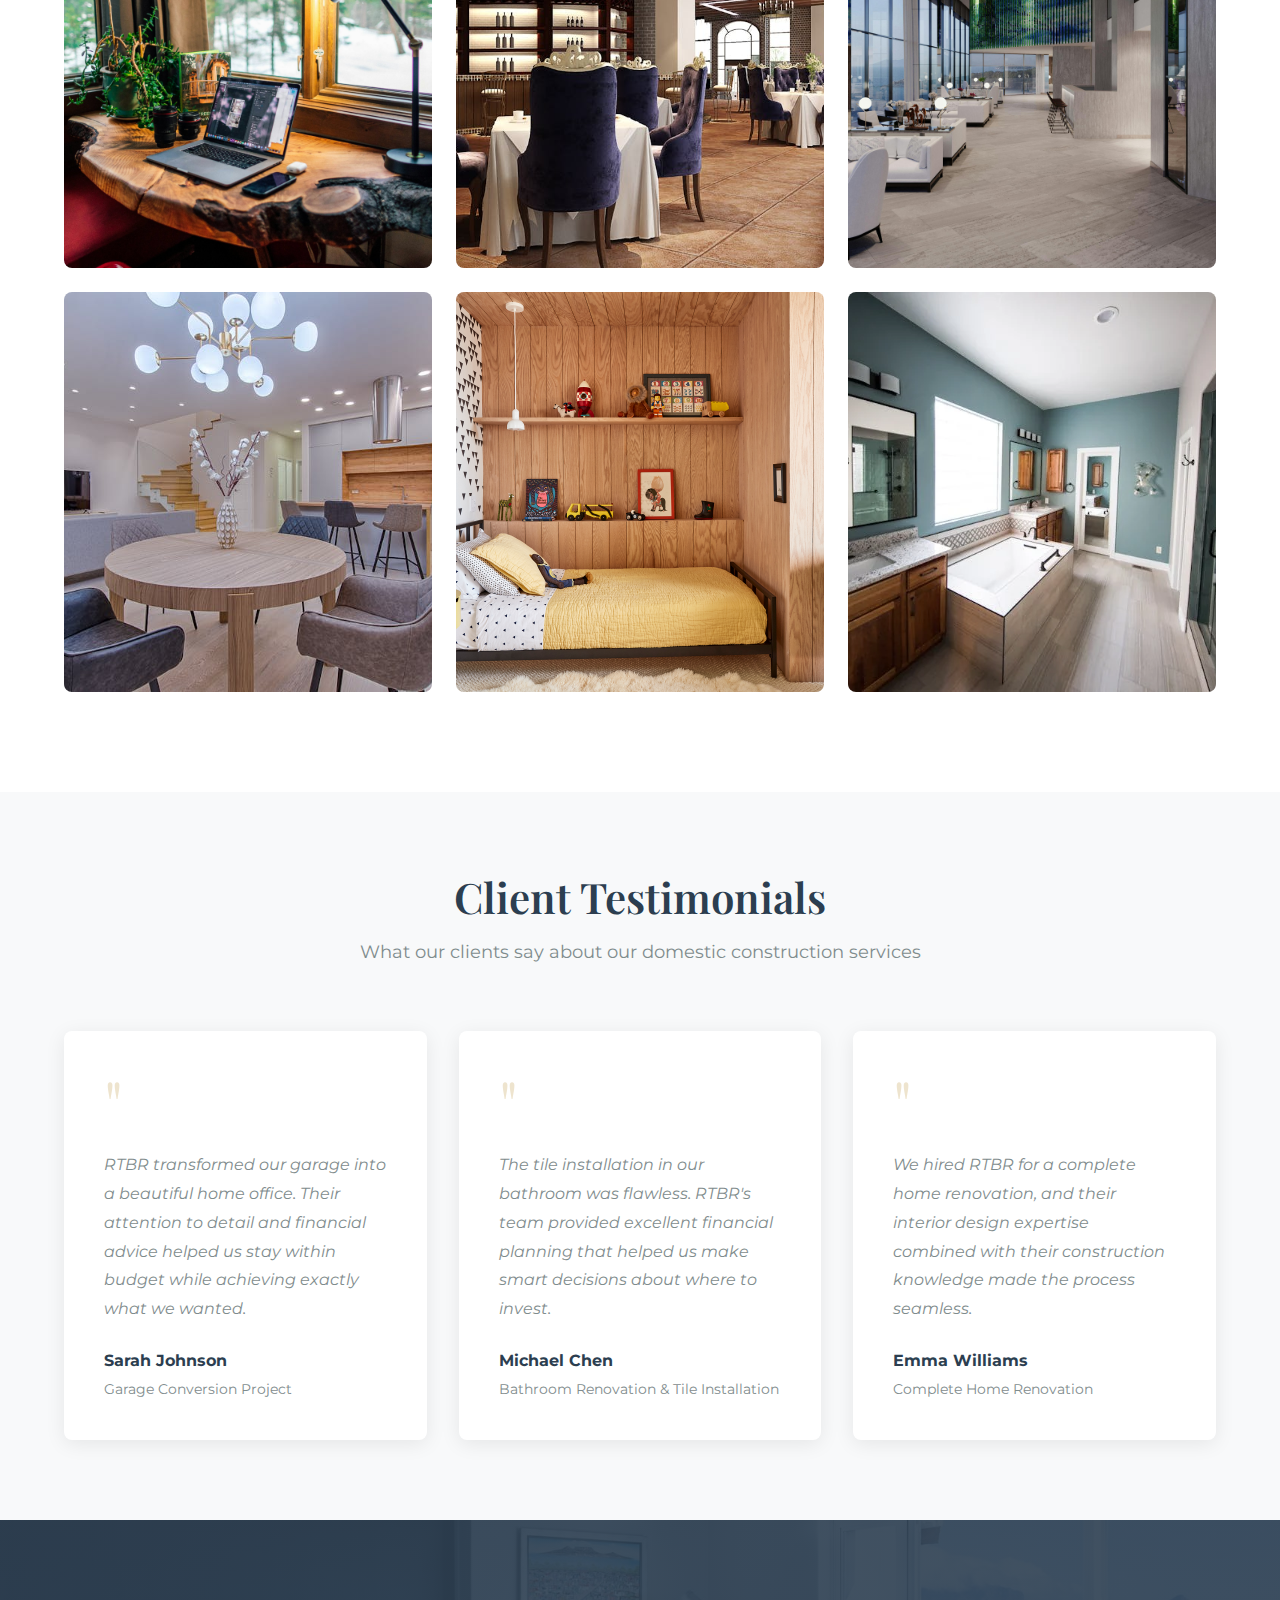
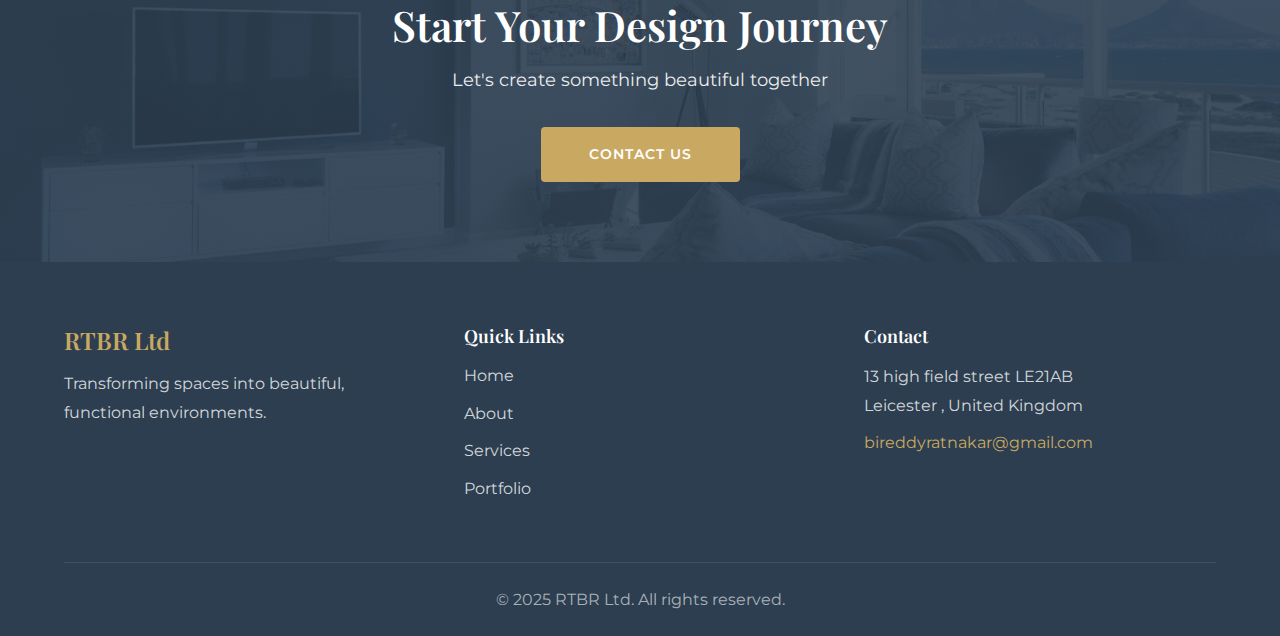
<file: portfolio.html>
<!doctype html>
<html lang="en">

<head>
  <meta charset="UTF-8" />
  <link rel="icon" type="image/svg+xml" href="/vite.svg" />
  <meta name="viewport" content="width=device-width, initial-scale=1.0" />
  <meta name="description" content="Portfolio of RTBR Ltd - Interior Design Projects" />
  <title>Portfolio - RTBR Ltd</title>
  <link rel="preconnect" href="https://fonts.googleapis.com">
  <link rel="preconnect" href="https://fonts.gstatic.com" crossorigin>
  <link
    href="https://fonts.googleapis.com/css2?family=Playfair+Display:wght@400;600;700&family=Montserrat:wght@300;400;500;600&display=swap"
    rel="stylesheet">
  <link rel="stylesheet" href="./style.css">
</head>

<body>
  <nav id="navbar">
    <div class="nav-container">
      <div class="logo">RTBR</div>
      <button class="mobile-menu-toggle" aria-label="Toggle menu">
        <span></span>
        <span></span>
        <span></span>
      </button>
      <ul class="nav-links">
        <li><a href="/">Home</a></li>
        <li><a href="/about.html">About</a></li>
        <li><a href="/services.html">Services</a></li>
        <li class="active"><a href="/portfolio.html">Portfolio</a></li>
        <li><a href="/contact.html">Contact</a></li>
      </ul>
    </div>
  </nav>

  <section class="page-header">
    <div class="header-content">
      <h1>Our Portfolio</h1>
      <p>Explore our recent interior design projects</p>
    </div>
  </section>

  <section class="portfolio-section">
    <div class="container">
      <div class="portfolio-grid">
        <div class="portfolio-item">
          <img src="./assets/luxury-bedroom.webp" alt="Garage Conversion" />
          <div class="portfolio-overlay">
            <h3>Garage to Home Office</h3>
            <p>Complete garage conversion with custom storage</p>
          </div>
        </div>
        <div class="portfolio-item">
          <img src="./assets/tile-installation.jpeg" alt="Tile Installation" />
          <div class="portfolio-overlay">
            <h3>Bathroom Tile Installation</h3>
            <p>Patterned tile work in master bathroom</p>
          </div>
        </div>
        <div class="portfolio-item">
          <img src="./assets/eligent-dining-room.webp" alt="Kitchen Renovation" />
          <div class="portfolio-overlay">
            <h3>Complete Kitchen Renovation</h3>
            <p>Modern kitchen with custom cabinetry</p>
          </div>
        </div>
        <div class="portfolio-item">
          <img src="./assets/leaving-room.jpeg" alt="Interior Design" />
          <div class="portfolio-overlay">
            <h3>Living Room Makeover</h3>
            <p>Contemporary design with custom furniture</p>
          </div>
        </div>
        <div class="portfolio-item">
          <img src="./assets/custom-furniture.jpeg" alt="Building Finishing" />
          <div class="portfolio-overlay">
            <h3>Home Extension Finishing</h3>
            <p>Complete interior finishing for new extension</p>
          </div>
        </div>
        <div class="portfolio-item">
          <img src="./assets/finance-advice.jpeg" alt="Financial Planning" />
          <div class="portfolio-overlay">
            <h3>Budget Renovation Project</h3>
            <p>Cost-effective transformation with financial guidance</p>
          </div>
        </div>
        <div class="portfolio-item">
          <img src="./assets/home-office.jpeg" alt="Home Office" />
          <div class="portfolio-overlay">
            <h3>Home Office</h3>
            <p>Inspiring work from home space</p>
          </div>
        </div>
        <div class="portfolio-item">
          <img src="./assets/restorant-interior.jpeg" alt="Restaurant Interior" />
          <div class="portfolio-overlay">
            <h3>Restaurant Interior</h3>
            <p>Warm and inviting dining atmosphere</p>
          </div>
        </div>
        <div class="portfolio-item">
          <img src="./assets/hotel-loby.jpg" alt="Hotel Lobby" />
          <div class="portfolio-overlay">
            <h3>Hotel Lobby</h3>
            <p>Impressive entrance and reception area</p>
          </div>
        </div>
        <div class="portfolio-item">
          <img src="./assets/retail-store.jpeg" alt="Retail Store" />
          <div class="portfolio-overlay">
            <h3>Retail Store</h3>
            <p>Modern shopping experience</p>
          </div>
        </div>
        <div class="portfolio-item">
          <img src="./assets/kids-room.jpg" alt="Kids Room" />
          <div class="portfolio-overlay">
            <h3>Kids Room</h3>
            <p>Playful and functional children's space</p>
          </div>
        </div>
        <div class="portfolio-item">
          <img src="./assets/outdoor-patio.webp" alt="Outdoor Patio" />
          <div class="portfolio-overlay">
            <h3>Outdoor Patio</h3>
            <p>Beautiful outdoor living area</p>
          </div>
        </div>
      </div>
    </div>
  </section>

  <section class="testimonials-section">
    <div class="container">
      <h2 class="section-title">Client Testimonials</h2>
      <p class="section-subtitle">What our clients say about our domestic construction services</p>
      <div class="testimonials-grid">
        <div class="testimonial-card">
          <div class="quote-icon">"</div>
          <p>RTBR transformed our garage into a beautiful home office. Their attention to detail and financial advice
            helped us stay within budget while achieving exactly what we wanted.</p>
          <div class="testimonial-author">
            <strong>Sarah Johnson</strong>
            <span>Garage Conversion Project</span>
          </div>
        </div>
        <div class="testimonial-card">
          <div class="quote-icon">"</div>
          <p>The tile installation in our bathroom was flawless. RTBR's team provided excellent financial planning that
            helped us make smart decisions about where to invest.</p>
          <div class="testimonial-author">
            <strong>Michael Chen</strong>
            <span>Bathroom Renovation & Tile Installation</span>
          </div>
        </div>
        <div class="testimonial-card">
          <div class="quote-icon">"</div>
          <p>We hired RTBR for a complete home renovation, and their interior design expertise combined with their
            construction knowledge made the process seamless.</p>
          <div class="testimonial-author">
            <strong>Emma Williams</strong>
            <span>Complete Home Renovation</span>
          </div>
        </div>
      </div>
    </div>
  </section>

  <section class="cta-section">
    <div class="container">
      <h2>Start Your Design Journey</h2>
      <p>Let's create something beautiful together</p>
      <a href="/contact.html" class="cta-button">Contact Us</a>
    </div>
  </section>

  <footer class="footer">
    <div class="container">
      <div class="footer-content">
        <div class="footer-section">
          <h3>RTBR Ltd</h3>
          <p>Transforming spaces into beautiful, functional environments.</p>
        </div>
        <div class="footer-section">
          <h4>Quick Links</h4>
          <ul>
            <li><a href="/">Home</a></li>
            <li><a href="/about.html">About</a></li>
            <li><a href="/services.html">Services</a></li>
            <li><a href="/portfolio.html">Portfolio</a></li>
          </ul>
        </div>
        <div class="footer-section">
          <h4>Contact</h4>
          <p>13 high field street LE21AB<br>Leicester , United Kingdom</p>
          <p><a href="mailto:bireddyratnakar@gmail.com">bireddyratnakar@gmail.com</a></p>
        </div>
      </div>
      <div class="footer-bottom">
        <p>&copy; 2025 RTBR Ltd. All rights reserved.</p>
      </div>
    </div>
  </footer>

  <script type="module" src="/main.js"></script>
</body>

</html>
</file>
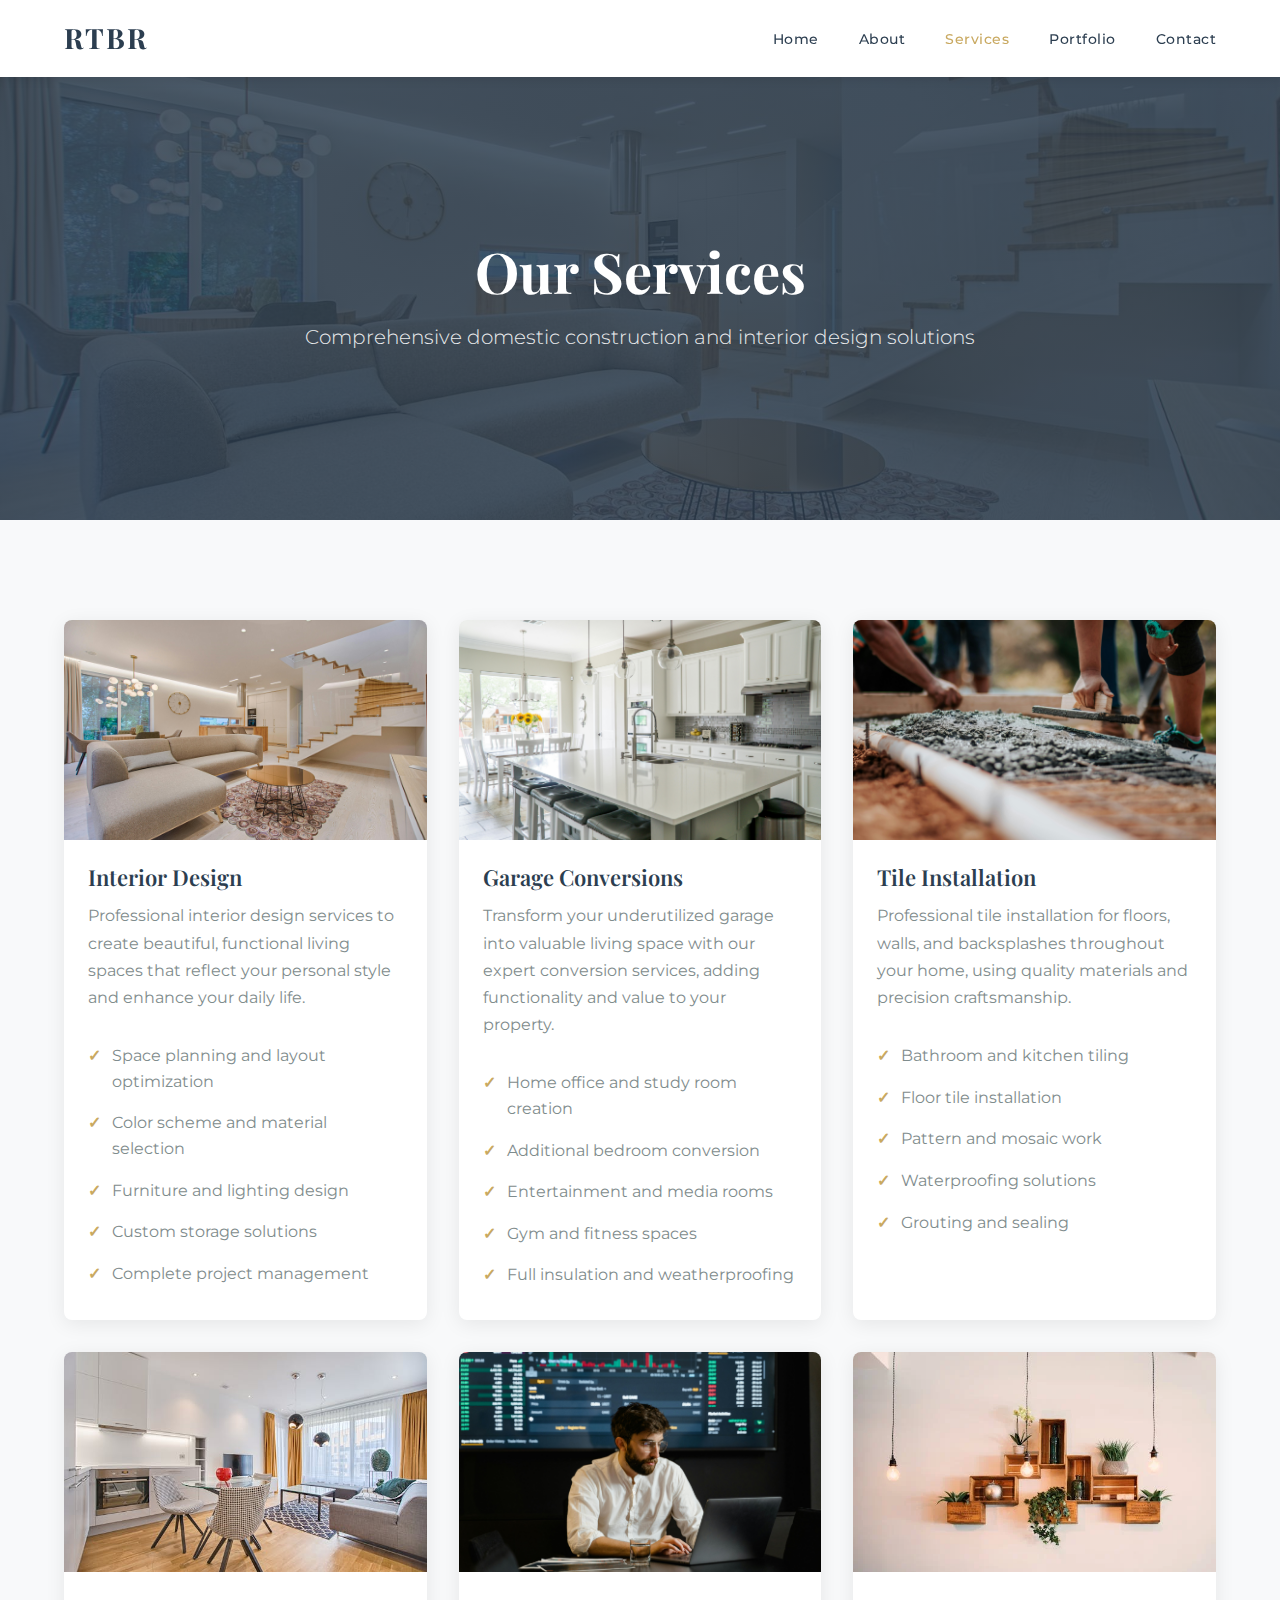
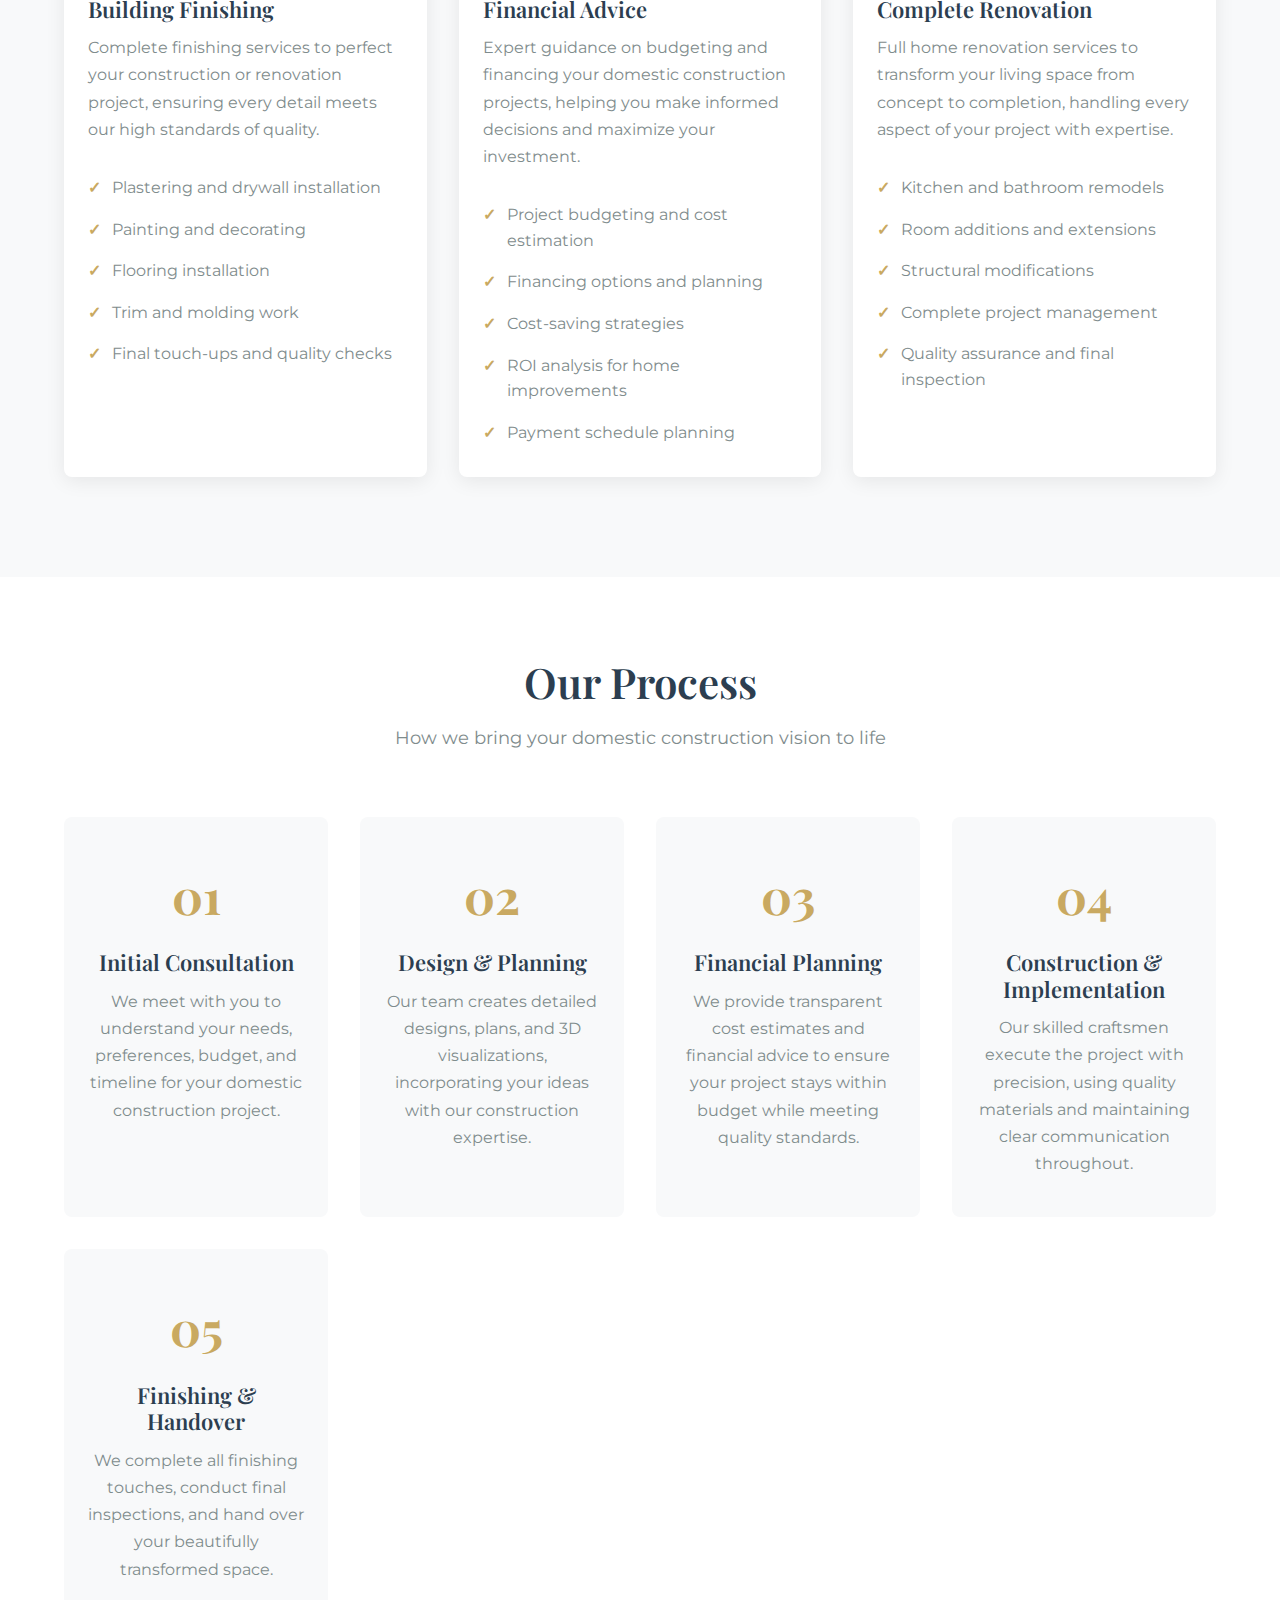
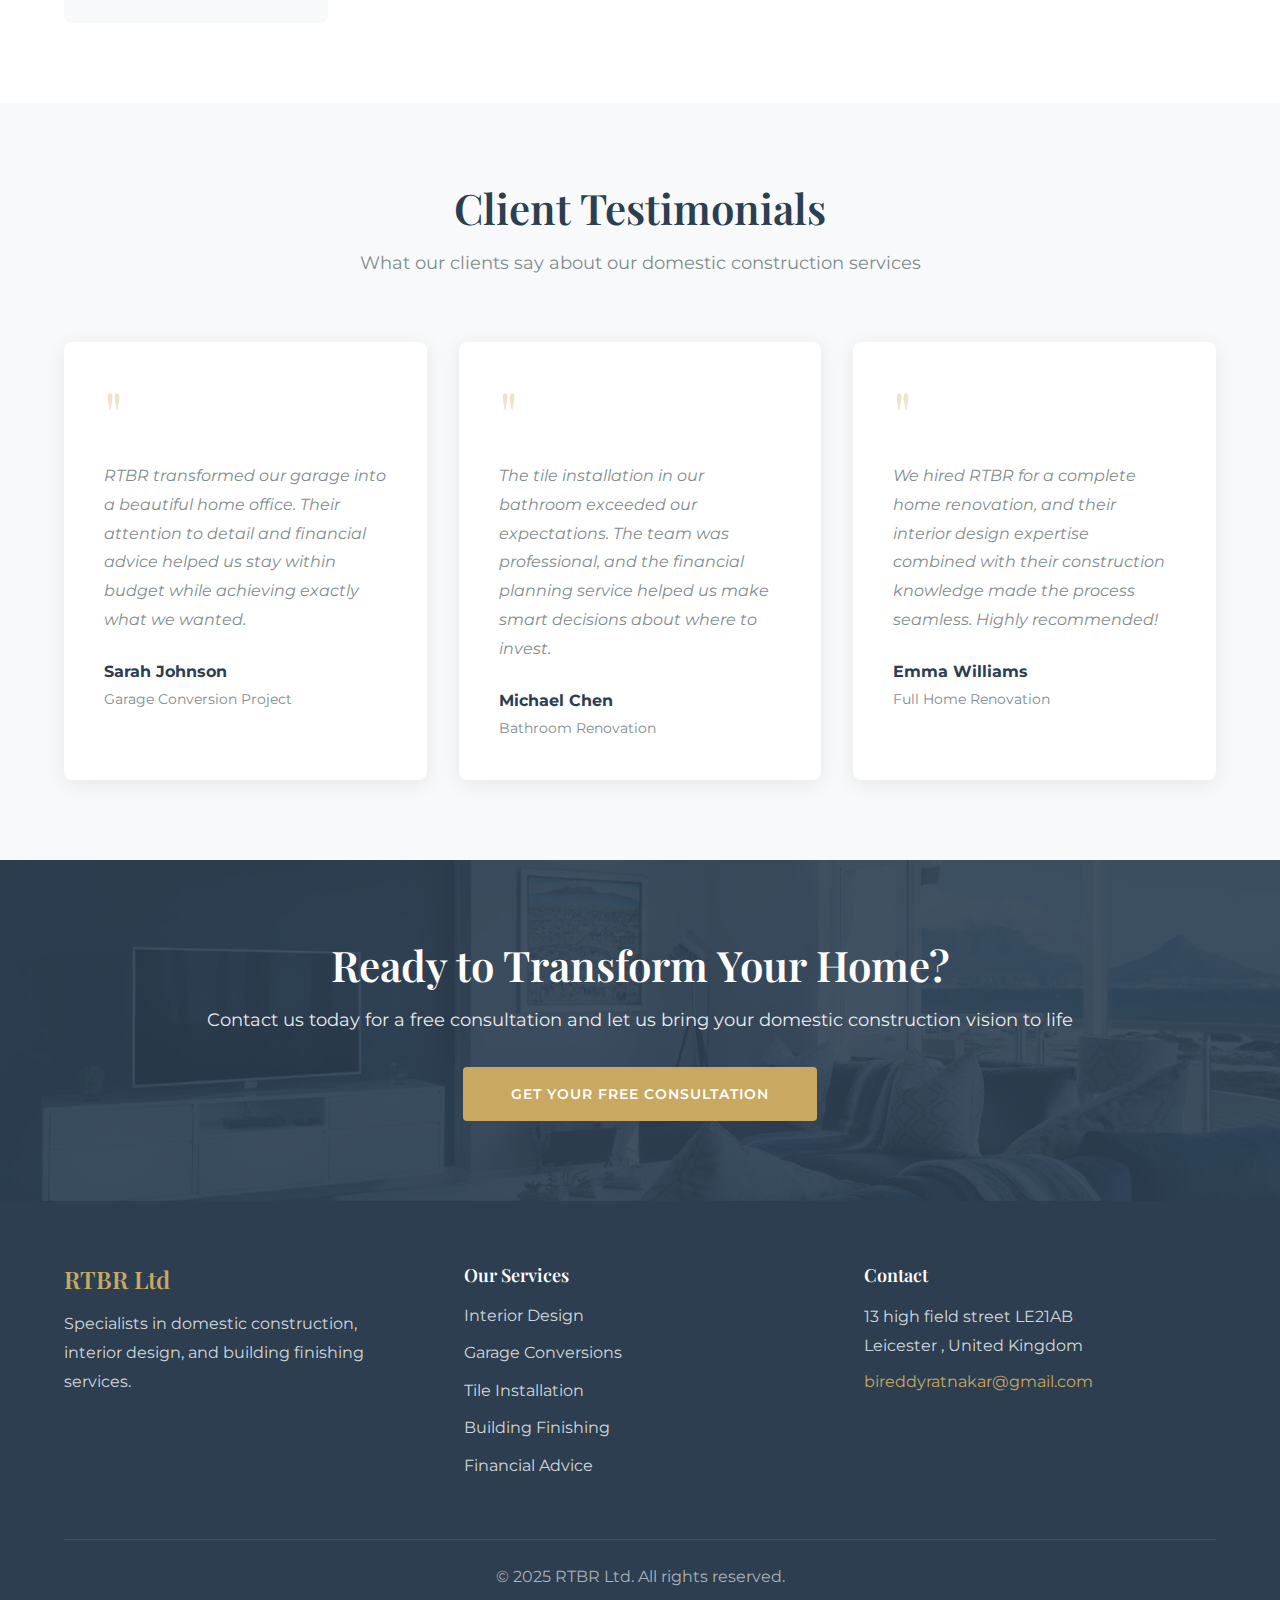
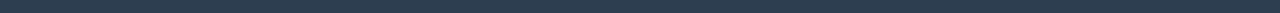
<file: services.html>
<!doctype html>
<html lang="en">
  <head>
    <meta charset="UTF-8" />
    <link rel="icon" type="image/svg+xml" href="/vite.svg" />
    <meta name="viewport" content="width=device-width, initial-scale=1.0" />
    <meta name="description" content="Domestic Construction Services by RTBR Ltd in London" />
    <title>Services - RTBR Ltd | Domestic Construction & Interior Design</title>
    <link rel="preconnect" href="https://fonts.googleapis.com">
    <link rel="preconnect" href="https://fonts.gstatic.com" crossorigin>
    <link href="https://fonts.googleapis.com/css2?family=Playfair+Display:wght@400;600;700&family=Montserrat:wght@300;400;500;600&display=swap" rel="stylesheet">
    <link rel="stylesheet" href="./style.css">
  </head>
  <body>
    <nav id="navbar">
      <div class="nav-container">
        <div class="logo">RTBR</div>
        <button class="mobile-menu-toggle" aria-label="Toggle menu">
          <span></span>
          <span></span>
          <span></span>
        </button>
        <ul class="nav-links">
          <li><a href="/">Home</a></li>
          <li><a href="/about.html">About</a></li>
          <li class="active"><a href="/services.html">Services</a></li>
          <li><a href="/portfolio.html">Portfolio</a></li>
          <li><a href="/contact.html">Contact</a></li>
        </ul>
      </div>
    </nav>

    <section class="page-header">
      <div class="header-content">
        <h1>Our Services</h1>
        <p>Comprehensive domestic construction and interior design solutions</p>
      </div>
    </section>

    <section class="services-section">
      <div class="container">
        <div class="services-grid">
          <div class="service-card">
            <div class="service-image">
              <img src="./assets/interior-design.jpeg" alt="Interior Design" />
            </div>
            <h3>Interior Design</h3>
            <p>Professional interior design services to create beautiful, functional living spaces that reflect your personal style and enhance your daily life.</p>
            <ul class="service-features">
              <li>Space planning and layout optimization</li>
              <li>Color scheme and material selection</li>
              <li>Furniture and lighting design</li>
              <li>Custom storage solutions</li>
              <li>Complete project management</li>
            </ul>
          </div>
          <div class="service-card">
            <div class="service-image">
              <img src="./assets/garage-conversion.jpeg" alt="Garage Conversions" />
            </div>
            <h3>Garage Conversions</h3>
            <p>Transform your underutilized garage into valuable living space with our expert conversion services, adding functionality and value to your property.</p>
            <ul class="service-features">
              <li>Home office and study room creation</li>
              <li>Additional bedroom conversion</li>
              <li>Entertainment and media rooms</li>
              <li>Gym and fitness spaces</li>
              <li>Full insulation and weatherproofing</li>
            </ul>
          </div>
          <div class="service-card">
            <div class="service-image">
              <img src="./assets/tile-installation.jpeg" alt="Tile Installation" />
            </div>
            <h3>Tile Installation</h3>
            <p>Professional tile installation for floors, walls, and backsplashes throughout your home, using quality materials and precision craftsmanship.</p>
            <ul class="service-features">
              <li>Bathroom and kitchen tiling</li>
              <li>Floor tile installation</li>
              <li>Pattern and mosaic work</li>
              <li>Waterproofing solutions</li>
              <li>Grouting and sealing</li>
            </ul>
          </div>
          <div class="service-card">
            <div class="service-image">
              <img src="./assets/custom-furniture.jpeg" alt="Building Finishing" />
            </div>
            <h3>Building Finishing</h3>
            <p>Complete finishing services to perfect your construction or renovation project, ensuring every detail meets our high standards of quality.</p>
            <ul class="service-features">
              <li>Plastering and drywall installation</li>
              <li>Painting and decorating</li>
              <li>Flooring installation</li>
              <li>Trim and molding work</li>
              <li>Final touch-ups and quality checks</li>
            </ul>
          </div>
          <div class="service-card">
            <div class="service-image">
              <img src="./assets/finance-advice.jpeg" alt="Financial Advice" />
            </div>
            <h3>Financial Advice</h3>
            <p>Expert guidance on budgeting and financing your domestic construction projects, helping you make informed decisions and maximize your investment.</p>
            <ul class="service-features">
              <li>Project budgeting and cost estimation</li>
              <li>Financing options and planning</li>
              <li>Cost-saving strategies</li>
              <li>ROI analysis for home improvements</li>
              <li>Payment schedule planning</li>
            </ul>
          </div>
          <div class="service-card">
            <div class="service-image">
              <img src="./assets/renovation.webp" alt="Complete Renovation" />
            </div>
            <h3>Complete Renovation</h3>
            <p>Full home renovation services to transform your living space from concept to completion, handling every aspect of your project with expertise.</p>
            <ul class="service-features">
              <li>Kitchen and bathroom remodels</li>
              <li>Room additions and extensions</li>
              <li>Structural modifications</li>
              <li>Complete project management</li>
              <li>Quality assurance and final inspection</li>
            </ul>
          </div>
        </div>
      </div>
    </section>

    <section class="process-section">
      <div class="container">
        <h2 class="section-title">Our Process</h2>
        <p class="section-subtitle">How we bring your domestic construction vision to life</p>
        <div class="process-grid">
          <div class="process-step">
            <div class="step-number">01</div>
            <h3>Initial Consultation</h3>
            <p>We meet with you to understand your needs, preferences, budget, and timeline for your domestic construction project.</p>
          </div>
          <div class="process-step">
            <div class="step-number">02</div>
            <h3>Design & Planning</h3>
            <p>Our team creates detailed designs, plans, and 3D visualizations, incorporating your ideas with our construction expertise.</p>
          </div>
          <div class="process-step">
            <div class="step-number">03</div>
            <h3>Financial Planning</h3>
            <p>We provide transparent cost estimates and financial advice to ensure your project stays within budget while meeting quality standards.</p>
          </div>
          <div class="process-step">
            <div class="step-number">04</div>
            <h3>Construction & Implementation</h3>
            <p>Our skilled craftsmen execute the project with precision, using quality materials and maintaining clear communication throughout.</p>
          </div>
          <div class="process-step">
            <div class="step-number">05</div>
            <h3>Finishing & Handover</h3>
            <p>We complete all finishing touches, conduct final inspections, and hand over your beautifully transformed space.</p>
          </div>
        </div>
      </div>
    </section>

    <section class="testimonials-section">
      <div class="container">
        <h2 class="section-title">Client Testimonials</h2>
        <p class="section-subtitle">What our clients say about our domestic construction services</p>
        <div class="testimonials-grid">
          <div class="testimonial-card">
            <div class="quote-icon">"</div>
            <p>RTBR transformed our garage into a beautiful home office. Their attention to detail and financial advice helped us stay within budget while achieving exactly what we wanted.</p>
            <div class="testimonial-author">
              <strong>Sarah Johnson</strong>
              <span>Garage Conversion Project</span>
            </div>
          </div>
          <div class="testimonial-card">
            <div class="quote-icon">"</div>
            <p>The tile installation in our bathroom exceeded our expectations. The team was professional, and the financial planning service helped us make smart decisions about where to invest.</p>
            <div class="testimonial-author">
              <strong>Michael Chen</strong>
              <span>Bathroom Renovation</span>
            </div>
          </div>
          <div class="testimonial-card">
            <div class="quote-icon">"</div>
            <p>We hired RTBR for a complete home renovation, and their interior design expertise combined with their construction knowledge made the process seamless. Highly recommended!</p>
            <div class="testimonial-author">
              <strong>Emma Williams</strong>
              <span>Full Home Renovation</span>
            </div>
          </div>
        </div>
      </div>
    </section>

    <section class="cta-section">
      <div class="container">
        <h2>Ready to Transform Your Home?</h2>
        <p>Contact us today for a free consultation and let us bring your domestic construction vision to life</p>
        <a href="/contact.html" class="cta-button">Get Your Free Consultation</a>
      </div>
    </section>

    <footer class="footer">
      <div class="container">
        <div class="footer-content">
          <div class="footer-section">
            <h3>RTBR Ltd</h3>
            <p>Specialists in domestic construction, interior design, and building finishing services.</p>
          </div>
          <div class="footer-section">
            <h4>Our Services</h4>
            <ul>
              <li><a href="/services.html">Interior Design</a></li>
              <li><a href="/services.html">Garage Conversions</a></li>
              <li><a href="/services.html">Tile Installation</a></li>
              <li><a href="/services.html">Building Finishing</a></li>
              <li><a href="/services.html">Financial Advice</a></li>
            </ul>
          </div>
          <div class="footer-section">
            <h4>Contact</h4>
            <p>13 high field street LE21AB<br>Leicester , United Kingdom</p>
            <p><a href="mailto:bireddyratnakar@gmail.com">bireddyratnakar@gmail.com</a></p>
          </div>
        </div>
        <div class="footer-bottom">
          <p>&copy; 2025 RTBR Ltd. All rights reserved.</p>
        </div>
      </div>
    </footer>

    <script type="module" src="/main.js"></script>
  </body>
</html>
</file>
<file: style.css>
* {
  margin: 0;
  padding: 0;
  box-sizing: border-box;
}

:root {
  --primary-color: #2c3e50;
  --secondary-color: #c9a961;
  --accent-color: #34495e;
  --text-dark: #2c3e50;
  --text-light: #7f8c8d;
  --white: #ffffff;
  --light-bg: #f8f9fa;
  --border-color: #e1e8ed;
  --spacing-unit: 8px;
}

body {
  font-family: 'Montserrat', sans-serif;
  line-height: 1.6;
  color: var(--text-dark);
  overflow-x: hidden;
}

h1, h2, h3, h4, h5, h6 {
  font-family: 'Playfair Display', serif;
  font-weight: 600;
  line-height: 1.2;
}

.container {
  max-width: 1200px;
  margin: 0 auto;
  padding: 0 24px;
}

nav {
  position: fixed;
  top: 0;
  left: 0;
  right: 0;
  background: var(--white);
  box-shadow: 0 2px 10px rgba(0, 0, 0, 0.1);
  z-index: 1000;
  transition: all 0.3s ease;
}

nav.scrolled {
  box-shadow: 0 4px 20px rgba(0, 0, 0, 0.15);
}

.nav-container {
  max-width: 1200px;
  margin: 0 auto;
  padding: 16px 24px;
  display: flex;
  justify-content: space-between;
  align-items: center;
}

.logo {
  font-family: 'Playfair Display', serif;
  font-size: 28px;
  font-weight: 700;
  color: var(--primary-color);
  letter-spacing: 2px;
}

.nav-links {
  display: flex;
  list-style: none;
  gap: 40px;
  align-items: center;
}

.nav-links a {
  text-decoration: none;
  color: var(--text-dark);
  font-weight: 500;
  font-size: 14px;
  letter-spacing: 0.5px;
  transition: color 0.3s ease;
  position: relative;
}

.nav-links a::after {
  content: '';
  position: absolute;
  bottom: -4px;
  left: 0;
  width: 0;
  height: 2px;
  background: var(--secondary-color);
  transition: width 0.3s ease;
}

.active a{
  color: var(--secondary-color);
}

.nav-links a:hover {
  color: var(--secondary-color);
}

.nav-links a:hover::after {
  width: 100%;
}

.mobile-menu-toggle {
  display: none;
  flex-direction: column;
  background: none;
  border: none;
  cursor: pointer;
  padding: 8px;
}

.mobile-menu-toggle span {
  width: 25px;
  height: 3px;
  background: var(--primary-color);
  margin: 3px 0;
  transition: 0.3s;
  border-radius: 2px;
}

.hero {
  height: 100vh;
  background: linear-gradient(rgba(0, 0, 0, 0.4), rgba(0, 0, 0, 0.4)),
              url('./assets/hero-bg.jpeg') center/cover no-repeat;
  display: flex;
  align-items: center;
  justify-content: center;
  text-align: center;
  color: var(--white);
  position: relative;
}

.hero-content {
  max-width: 800px;
  padding: 24px;
  animation: fadeInUp 1s ease;
}

.hero-title {
  font-size: clamp(40px, 6vw, 72px);
  margin-bottom: 24px;
  font-weight: 700;
}

.hero-subtitle {
  font-size: clamp(18px, 2.5vw, 24px);
  margin-bottom: 40px;
  font-weight: 300;
  letter-spacing: 1px;
}

.cta-button {
  display: inline-block;
  padding: 16px 48px;
  background: var(--secondary-color);
  color: var(--white);
  text-decoration: none;
  font-weight: 600;
  letter-spacing: 1px;
  border-radius: 4px;
  transition: all 0.3s ease;
  text-transform: uppercase;
  font-size: 14px;
}

.cta-button:hover {
  background: #b89850;
  transform: translateY(-2px);
  box-shadow: 0 10px 25px rgba(201, 169, 97, 0.3);
}

.about-section {
  padding: 100px 0;
  background: var(--white);
}

.about-content {
  display: grid;
  grid-template-columns: 1fr 1fr;
  gap: 64px;
  align-items: center;
}

.about-text h2 {
  font-size: 42px;
  margin-bottom: 24px;
  color: var(--primary-color);
}

.about-text p {
  font-size: 16px;
  color: var(--text-light);
  margin-bottom: 20px;
  line-height: 1.8;
}

.about-features {
  display: grid;
  grid-template-columns: repeat(3, 1fr);
  gap: 24px;
  margin-top: 48px;
}

.feature-item {
  text-align: center;
  padding: 24px;
  background: var(--light-bg);
  border-radius: 8px;
  transition: transform 0.3s ease;
}

.feature-item:hover {
  transform: translateY(-8px);
}

.feature-number {
  font-size: 36px;
  font-weight: 700;
  color: var(--secondary-color);
  margin-bottom: 8px;
}

.feature-label {
  font-size: 14px;
  color: var(--text-light);
  font-weight: 500;
}

.about-image img {
  width: 100%;
  height: 500px;
  object-fit: cover;
  border-radius: 8px;
  box-shadow: 0 20px 60px rgba(0, 0, 0, 0.15);
}

.services-section {
  padding: 100px 0;
  background: var(--light-bg);
}

.section-title {
  font-size: 42px;
  text-align: center;
  margin-bottom: 16px;
  color: var(--primary-color);
}

.section-subtitle {
  text-align: center;
  color: var(--text-light);
  margin-bottom: 64px;
  font-size: 18px;
}

.services-grid {
  display: grid;
  grid-template-columns: repeat(auto-fit, minmax(300px, 1fr));
  gap: 32px;
}

.service-card {
  background: var(--white);
  border-radius: 8px;
  overflow: hidden;
  box-shadow: 0 4px 20px rgba(0, 0, 0, 0.08);
  transition: all 0.3s ease;
}

.service-card:hover {
  transform: translateY(-8px);
  box-shadow: 0 12px 40px rgba(0, 0, 0, 0.15);
}

.service-image {
  height: 220px;
  overflow: hidden;
}

.service-image img {
  width: 100%;
  height: 100%;
  object-fit: cover;
  transition: transform 0.5s ease;
}

.service-card:hover .service-image img {
  transform: scale(1.1);
}

.service-card h3 {
  padding: 24px 24px 12px;
  font-size: 22px;
  color: var(--primary-color);
}

.service-card p {
  padding: 0 24px 24px;
  color: var(--text-light);
  line-height: 1.7;
}

.portfolio-section {
  padding: 100px 0;
  background: var(--white);
}

.portfolio-grid {
  display: grid;
  grid-template-columns: repeat(auto-fit, minmax(350px, 1fr));
  gap: 24px;
}

.portfolio-item {
  position: relative;
  overflow: hidden;
  border-radius: 8px;
  height: 400px;
  cursor: pointer;
}

.portfolio-item img {
  width: 100%;
  height: 100%;
  object-fit: cover;
  transition: transform 0.5s ease;
}

.portfolio-overlay {
  position: absolute;
  bottom: 0;
  left: 0;
  right: 0;
  background: linear-gradient(transparent, rgba(0, 0, 0, 0.9));
  color: var(--white);
  padding: 48px 24px 24px;
  transform: translateY(100%);
  transition: transform 0.4s ease;
}

.portfolio-item:hover img {
  transform: scale(1.1);
}

.portfolio-item:hover .portfolio-overlay {
  transform: translateY(0);
}

.portfolio-overlay h3 {
  font-size: 24px;
  margin-bottom: 8px;
}

.portfolio-overlay p {
  font-size: 14px;
  opacity: 0.9;
}

.contact-section {
  padding: 100px 0;
  background: var(--light-bg);
}

.contact-content {
  display: grid;
  grid-template-columns: 1fr 1fr;
  gap: 64px;
  margin-top: 64px;
}

.contact-info {
  display: flex;
  flex-direction: column;
  gap: 32px;
}

.info-item {
  display: flex;
  gap: 24px;
  align-items: flex-start;
}

.info-icon {
  width: 48px;
  height: 48px;
  background: var(--secondary-color);
  border-radius: 50%;
  display: flex;
  align-items: center;
  justify-content: center;
  flex-shrink: 0;
}

.info-icon svg {
  width: 24px;
  height: 24px;
  color: var(--white);
}

.info-item h3 {
  font-size: 20px;
  margin-bottom: 8px;
  color: var(--primary-color);
}

.info-item p {
  color: var(--text-light);
  line-height: 1.8;
}

.info-item a {
  color: var(--secondary-color);
  text-decoration: none;
  transition: color 0.3s ease;
}

.info-item a:hover {
  color: var(--primary-color);
}

.contact-form {
  background: var(--white);
  padding: 40px;
  border-radius: 8px;
  box-shadow: 0 4px 20px rgba(0, 0, 0, 0.08);
}

.form-group {
  margin-bottom: 24px;
}

.form-group input,
.form-group textarea {
  width: 100%;
  padding: 16px;
  border: 2px solid var(--border-color);
  border-radius: 4px;
  font-family: 'Montserrat', sans-serif;
  font-size: 14px;
  transition: border-color 0.3s ease;
}

.form-group input:focus,
.form-group textarea:focus {
  outline: none;
  border-color: var(--secondary-color);
}

.form-group textarea {
  resize: vertical;
  min-height: 120px;
}

.submit-button {
  width: 100%;
  padding: 16px;
  background: var(--secondary-color);
  color: var(--white);
  border: none;
  border-radius: 4px;
  font-family: 'Montserrat', sans-serif;
  font-size: 14px;
  font-weight: 600;
  letter-spacing: 1px;
  text-transform: uppercase;
  cursor: pointer;
  transition: all 0.3s ease;
}

.submit-button:hover {
  background: #b89850;
  transform: translateY(-2px);
  box-shadow: 0 8px 20px rgba(201, 169, 97, 0.3);
}

.footer {
  background: var(--primary-color);
  color: var(--white);
  padding: 64px 0 24px;
}

.footer-content {
  display: grid;
  grid-template-columns: repeat(auto-fit, minmax(250px, 1fr));
  gap: 48px;
  margin-bottom: 48px;
}

.footer-section h3 {
  font-size: 24px;
  margin-bottom: 16px;
  color: var(--secondary-color);
}

.footer-section h4 {
  font-size: 18px;
  margin-bottom: 16px;
  color: var(--white);
}

.footer-section p {
  color: rgba(255, 255, 255, 0.8);
  line-height: 1.8;
  margin-bottom: 8px;
}

.footer-section ul {
  list-style: none;
}

.footer-section ul li {
  margin-bottom: 12px;
}

.footer-section ul li a {
  color: rgba(255, 255, 255, 0.8);
  text-decoration: none;
  transition: color 0.3s ease;
}

.footer-section ul li a:hover {
  color: var(--secondary-color);
}

.footer-section a {
  color: var(--secondary-color);
  text-decoration: none;
}

.footer-bottom {
  text-align: center;
  padding-top: 24px;
  border-top: 1px solid rgba(255, 255, 255, 0.1);
  color: rgba(255, 255, 255, 0.6);
}

@keyframes fadeInUp {
  from {
    opacity: 0;
    transform: translateY(30px);
  }
  to {
    opacity: 1;
    transform: translateY(0);
  }
}

@media (max-width: 968px) {
  .nav-links {
    position: fixed;
    left: -100%;
    top: 70px;
    flex-direction: column;
    background: var(--white);
    width: 100%;
    text-align: center;
    transition: 0.3s;
    box-shadow: 0 10px 27px rgba(0, 0, 0, 0.05);
    padding: 32px 0;
    gap: 24px;
  }

  .nav-links.active {
    left: 0;
  }

  .mobile-menu-toggle {
    display: flex;
  }

  .mobile-menu-toggle.active span:nth-child(1) {
    transform: rotate(-45deg) translate(-5px, 6px);
  }

  .mobile-menu-toggle.active span:nth-child(2) {
    opacity: 0;
  }

  .mobile-menu-toggle.active span:nth-child(3) {
    transform: rotate(45deg) translate(-5px, -6px);
  }

  .about-content {
    grid-template-columns: 1fr;
    gap: 48px;
  }

  .about-features {
    grid-template-columns: 1fr;
  }

  .contact-content {
    grid-template-columns: 1fr;
    gap: 48px;
  }

  .portfolio-grid {
    grid-template-columns: 1fr;
  }

  .services-grid {
    grid-template-columns: 1fr;
  }
}

@media (max-width: 480px) {
  .hero-title {
    font-size: 36px;
  }

  .hero-subtitle {
    font-size: 16px;
  }

  .section-title {
    font-size: 32px;
  }

  .about-text h2 {
    font-size: 32px;
  }

  .contact-form {
    padding: 24px;
  }

  .portfolio-item {
    height: 300px;
  }
}

html {
  scroll-behavior: smooth;
}

.page-header {
  height: 50vh;
  min-height: 400px;
  background: linear-gradient(rgba(44, 62, 80, 0.85), rgba(44, 62, 80, 0.85)),
              url('./assets/page-header-bg.jpeg') center/cover no-repeat;
  display: flex;
  align-items: center;
  justify-content: center;
  text-align: center;
  color: var(--white);
  margin-top: 70px;
}

.header-content h1 {
  font-size: clamp(36px, 5vw, 56px);
  margin-bottom: 16px;
  font-weight: 700;
}

.header-content p {
  font-size: clamp(16px, 2vw, 20px);
  font-weight: 300;
  opacity: 0.9;
}

.mission-section {
  padding: 80px 0;
  background: var(--light-bg);
}

.mission-grid {
  display: grid;
  grid-template-columns: repeat(auto-fit, minmax(300px, 1fr));
  gap: 32px;
}

.mission-item {
  background: var(--white);
  padding: 40px;
  border-radius: 8px;
  box-shadow: 0 4px 20px rgba(0, 0, 0, 0.08);
  transition: transform 0.3s ease;
}

.mission-item:hover {
  transform: translateY(-8px);
}

.mission-item h3 {
  font-size: 24px;
  margin-bottom: 16px;
  color: var(--secondary-color);
}

.mission-item p {
  color: var(--text-light);
  line-height: 1.8;
}

.team-section {
  padding: 100px 0;
  background: var(--white);
}

.team-grid {
  display: grid;
  grid-template-columns: repeat(auto-fit, minmax(250px, 1fr));
  gap: 32px;
}

.team-member {
  text-align: center;
  transition: transform 0.3s ease;
}

.team-member:hover {
  transform: translateY(-8px);
}

.member-image {
  width: 200px;
  height: 200px;
  margin: 0 auto 24px;
  border-radius: 50%;
  overflow: hidden;
  box-shadow: 0 8px 30px rgba(0, 0, 0, 0.15);
}

.member-image img {
  width: 100%;
  height: 100%;
  object-fit: cover;
}

.team-member h3 {
  font-size: 22px;
  margin-bottom: 8px;
  color: var(--primary-color);
}

.member-role {
  font-size: 14px;
  color: var(--secondary-color);
  font-weight: 600;
  margin-bottom: 12px;
  text-transform: uppercase;
  letter-spacing: 1px;
}

.team-member p {
  color: var(--text-light);
  font-size: 14px;
  line-height: 1.6;
}

.service-features {
  list-style: none;
  padding: 0 24px 24px;
}

.service-features li {
  color: var(--text-light);
  padding: 8px 0;
  padding-left: 24px;
  position: relative;
}

.service-features li::before {
  content: '✓';
  position: absolute;
  left: 0;
  color: var(--secondary-color);
  font-weight: bold;
}

.process-section {
  padding: 80px 0;
  background: var(--white);
}

.process-grid {
  display: grid;
  grid-template-columns: repeat(auto-fit, minmax(250px, 1fr));
  gap: 32px;
}

.process-step {
  text-align: center;
  padding: 40px 24px;
  background: var(--light-bg);
  border-radius: 8px;
  transition: all 0.3s ease;
}

.process-step:hover {
  background: var(--white);
  box-shadow: 0 8px 30px rgba(0, 0, 0, 0.1);
  transform: translateY(-8px);
}

.step-number {
  font-size: 48px;
  font-weight: 700;
  color: var(--secondary-color);
  margin-bottom: 16px;
  font-family: 'Playfair Display', serif;
}

.process-step h3 {
  font-size: 22px;
  margin-bottom: 12px;
  color: var(--primary-color);
}

.process-step p {
  color: var(--text-light);
  line-height: 1.7;
}

.cta-section {
  padding: 80px 0;
  background: linear-gradient(rgba(44, 62, 80, 0.9), rgba(44, 62, 80, 0.9)),
              url('./assets/hero-bg.jpeg') center/cover no-repeat;
  text-align: center;
  color: var(--white);
}

.cta-section h2 {
  font-size: 42px;
  margin-bottom: 16px;
}

.cta-section p {
  font-size: 18px;
  margin-bottom: 32px;
  opacity: 0.9;
}

.testimonials-section {
  padding: 80px 0;
  background: var(--light-bg);
}

.testimonials-grid {
  display: grid;
  grid-template-columns: repeat(auto-fit, minmax(300px, 1fr));
  gap: 32px;
}

.testimonial-card {
  background: var(--white);
  padding: 40px;
  border-radius: 8px;
  box-shadow: 0 4px 20px rgba(0, 0, 0, 0.08);
  position: relative;
}

.quote-icon {
  font-size: 64px;
  color: var(--secondary-color);
  opacity: 0.3;
  line-height: 1;
  margin-bottom: 16px;
  font-family: 'Playfair Display', serif;
}

.testimonial-card p {
  color: var(--text-light);
  line-height: 1.8;
  margin-bottom: 24px;
  font-style: italic;
}

.testimonial-author {
  display: flex;
  flex-direction: column;
  gap: 4px;
}

.testimonial-author strong {
  color: var(--primary-color);
  font-size: 16px;
}

.testimonial-author span {
  color: var(--text-light);
  font-size: 14px;
}

.map-section {
  padding: 80px 0;
  background: var(--white);
}

.map-container {
  margin-top: 48px;
  box-shadow: 0 8px 30px rgba(0, 0, 0, 0.1);
  border-radius: 8px;
  overflow: hidden;
}

.contact-form h2 {
  font-size: 28px;
  margin-bottom: 24px;
  color: var(--primary-color);
}

.contact-form select {
  width: 100%;
  padding: 16px;
  border: 2px solid var(--border-color);
  border-radius: 4px;
  font-family: 'Montserrat', sans-serif;
  font-size: 14px;
  color: var(--text-dark);
  background: var(--white);
  cursor: pointer;
  transition: border-color 0.3s ease;
}

.contact-form select:focus {
  outline: none;
  border-color: var(--secondary-color);
}

@media (max-width: 768px) {
  .mission-grid {
    grid-template-columns: 1fr;
  }

  .team-grid {
    grid-template-columns: 1fr;
  }

  .process-grid {
    grid-template-columns: 1fr;
  }

  .testimonials-grid {
    grid-template-columns: 1fr;
  }

  .cta-section h2 {
    font-size: 32px;
  }
}
</file>
